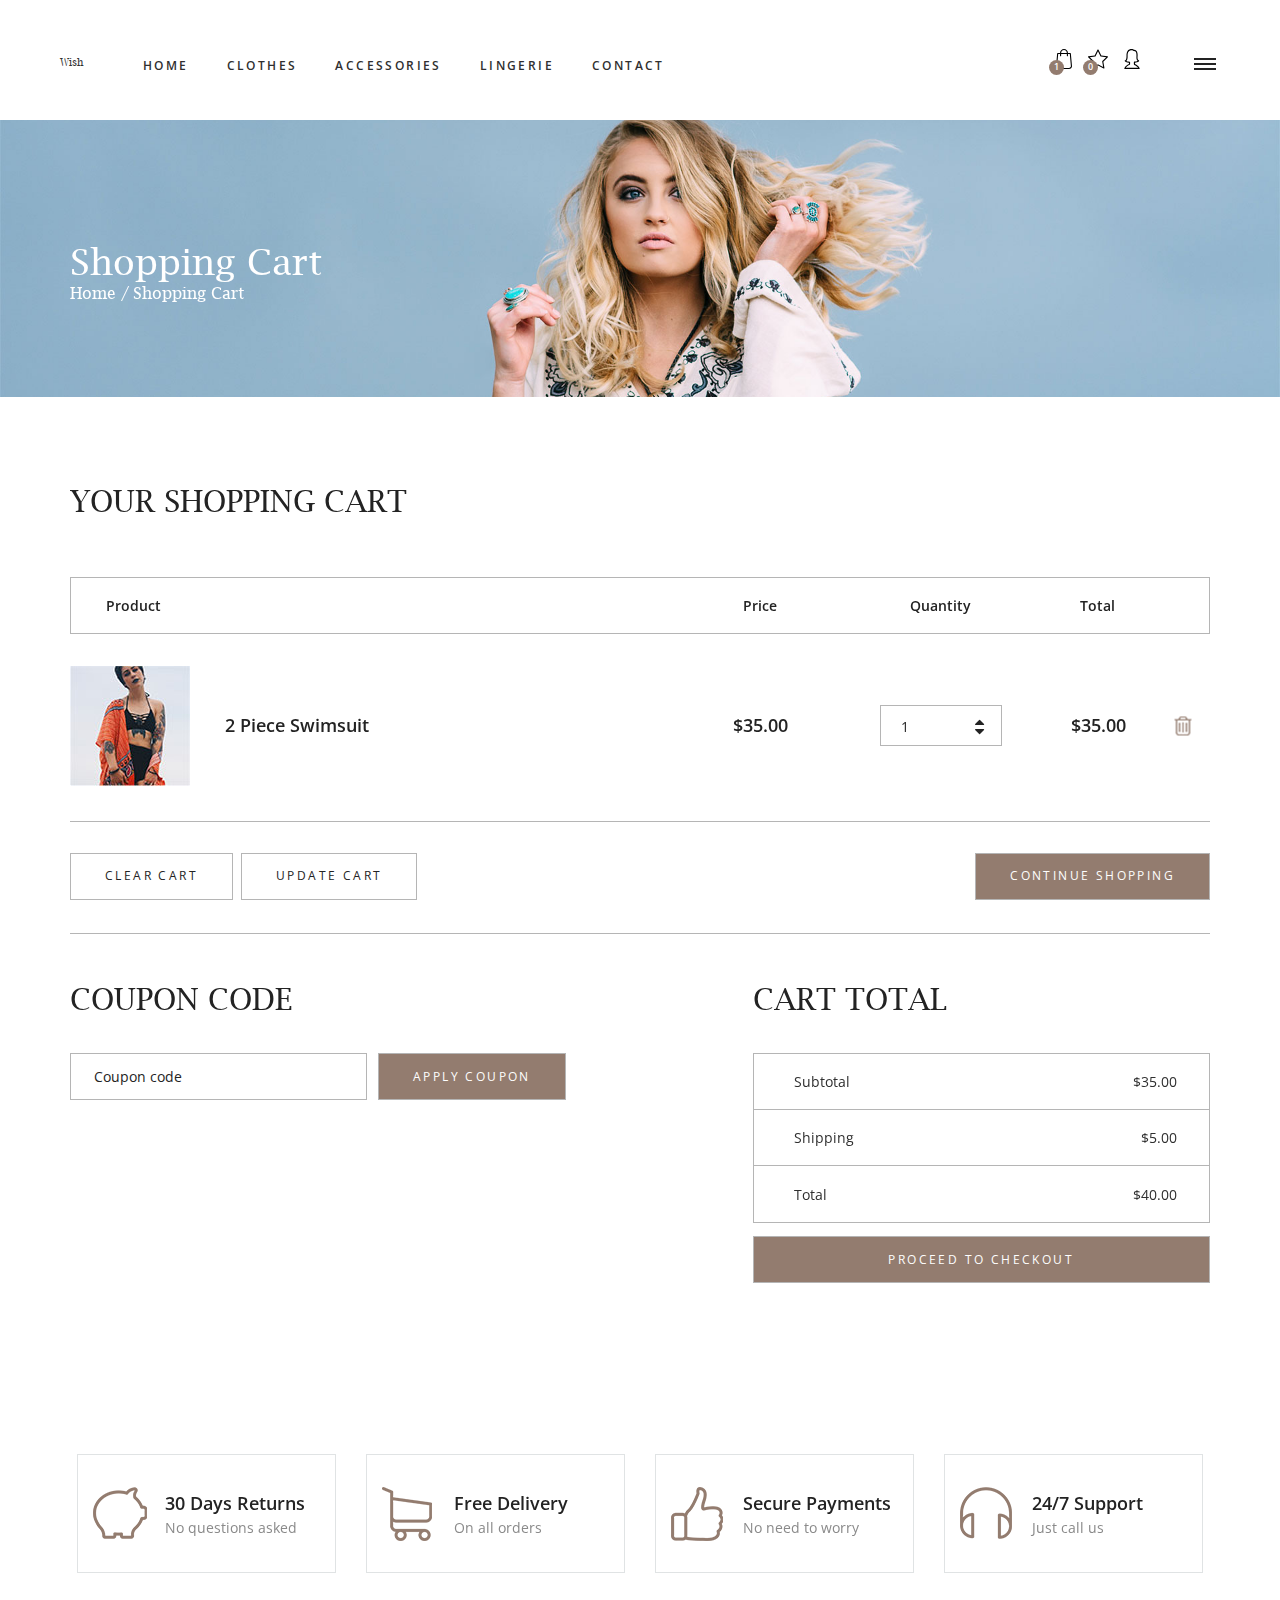
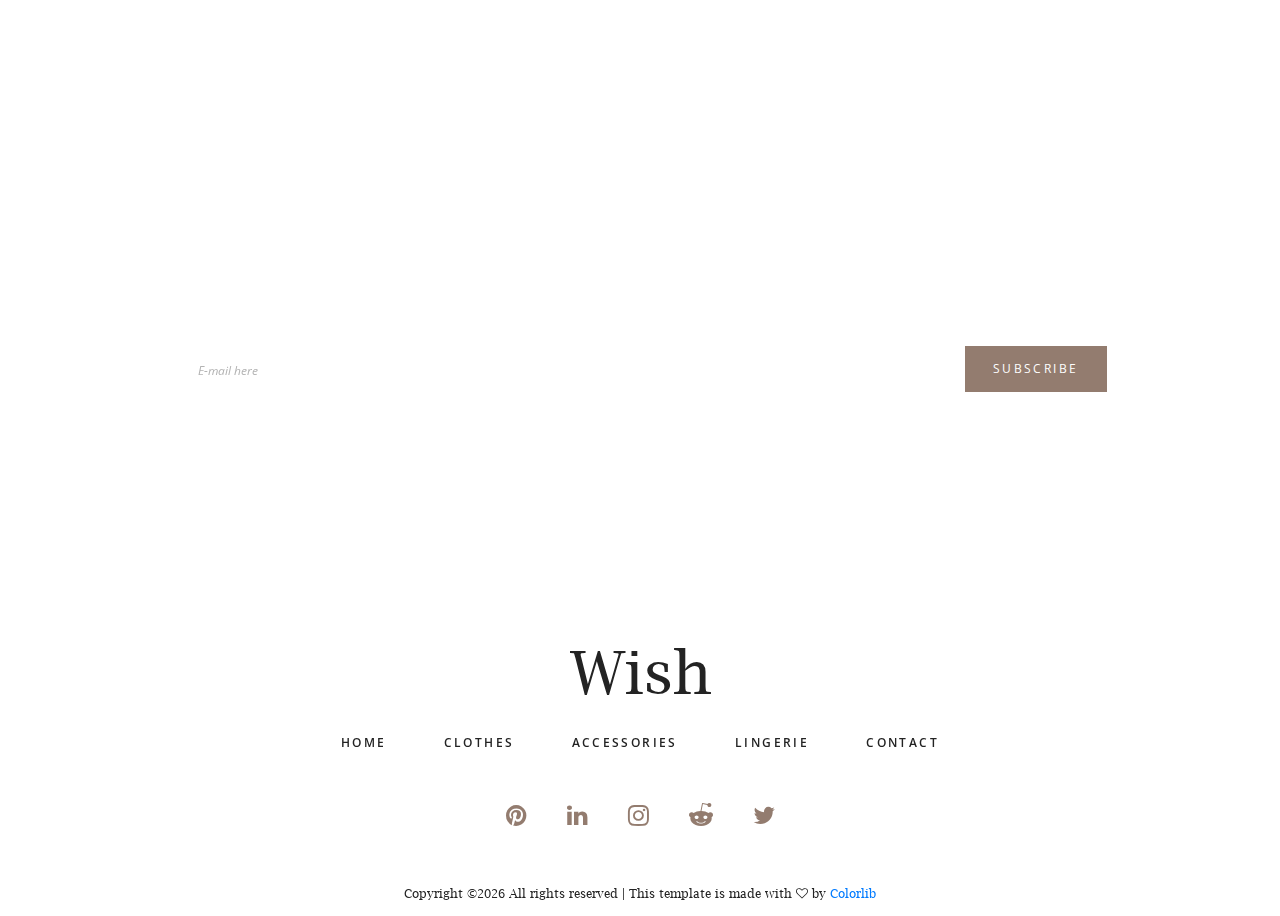
<file: cart.html>
<!DOCTYPE html>
<html lang="en">
<head>
<title>Cart</title>
<meta charset="utf-8">
<meta http-equiv="X-UA-Compatible" content="IE=edge">
<meta name="description" content="Wish shop project">
<meta name="viewport" content="width=device-width, initial-scale=1">
<link rel="stylesheet" type="text/css" href="styles/bootstrap4/bootstrap.min.css">
<link href="plugins/font-awesome-4.7.0/css/font-awesome.min.css" rel="stylesheet" type="text/css">
<link rel="stylesheet" type="text/css" href="styles/cart.css">
<link rel="stylesheet" type="text/css" href="styles/cart_responsive.css">
</head>
<body>

<div class="super_container">
	
	<!-- Header -->

	<header class="header">
		<div class="header_inner d-flex flex-row align-items-center justify-content-start">
			<div class="logo"><a href="#">Wish</a></div>
			<nav class="main_nav">
				<ul>
					<li><a href="index.html">home</a></li>
					<li><a href="categories.html">clothes</a></li>
					<li><a href="categories.html">accessories</a></li>
					<li><a href="categories.html">lingerie</a></li>
					<li><a href="contact.html">contact</a></li>
				</ul>
			</nav>
			<div class="header_content ml-auto">
				<div class="search header_search">
					<form action="#">
						<input type="search" class="search_input" required="required">
						<button type="submit" id="search_button" class="search_button"><img src="images/magnifying-glass.svg" alt=""></button>
					</form>
				</div>
				<div class="shopping">
					<!-- Cart -->
					<a href="#">
						<div class="cart">
							<img src="images/shopping-bag.svg" alt="">
							<div class="cart_num_container">
								<div class="cart_num_inner">
									<div class="cart_num">1</div>
								</div>
							</div>
						</div>
					</a>
					<!-- Star -->
					<a href="#">
						<div class="star">
							<img src="images/star.svg" alt="">
							<div class="star_num_container">
								<div class="star_num_inner">
									<div class="star_num">0</div>
								</div>
							</div>
						</div>
					</a>
					<!-- Avatar -->
					<a href="#">
						<div class="avatar">
							<img src="images/avatar.svg" alt="">
						</div>
					</a>
				</div>
			</div>

			<div class="burger_container d-flex flex-column align-items-center justify-content-around menu_mm"><div></div><div></div><div></div></div>
		</div>
	</header>

	<!-- Menu -->

	<div class="menu d-flex flex-column align-items-end justify-content-start text-right menu_mm trans_400">
		<div class="menu_close_container"><div class="menu_close"><div></div><div></div></div></div>
		<div class="logo menu_mm"><a href="#">Wish</a></div>
		<div class="search">
			<form action="#">
				<input type="search" class="search_input menu_mm" required="required">
				<button type="submit" id="search_button_menu" class="search_button menu_mm"><img class="menu_mm" src="images/magnifying-glass.svg" alt=""></button>
			</form>
		</div>
		<nav class="menu_nav">
			<ul class="menu_mm">
				<li class="menu_mm"><a href="index.html">home</a></li>
				<li class="menu_mm"><a href="#">clothes</a></li>
				<li class="menu_mm"><a href="#">accessories</a></li>
				<li class="menu_mm"><a href="#">lingerie</a></li>
				<li class="menu_mm"><a href="#">contact</a></li>
			</ul>
		</nav>
	</div>

	<!-- Home -->

	<div class="home">
		<div class="home_background parallax-window" data-parallax="scroll" data-image-src="images/cart.jpg" data-speed="0.8"></div>
		<div class="container">
			<div class="row">
				<div class="col">
					<div class="home_container">
						<div class="home_content">
							<div class="home_title">Shopping Cart</div>
							<div class="breadcrumbs">
								<ul>
									<li><a href="index.html">Home</a></li>
									<li>Shopping Cart</li>
								</ul>
							</div>
						</div>
					</div>
				</div>
			</div>
		</div>
	</div>

	<!-- Cart -->

	<div class="cart_container">
		<div class="container">
			<div class="row">
				<div class="col">
					<div class="cart_title">your shopping cart</div>
				</div>
			</div>
			<div class="row">
				<div class="col">
					<div class="cart_bar d-flex flex-row align-items-center justify-content-start">
						<div class="cart_bar_title_name">Product</div>
						<div class="cart_bar_title_content ml-auto">
							<div class="cart_bar_title_content_inner d-flex flex-row align-items-center justify-content-end">
								<div class="cart_bar_title_price">Price</div>
								<div class="cart_bar_title_quantity">Quantity</div>
								<div class="cart_bar_title_total">Total</div>
								<div class="cart_bar_title_button"></div>
							</div>
						</div>
					</div>
				</div>
			</div>
			<div class="row">
				<div class="col">
					<div class="cart_products">
						<ul>
							<li class=" cart_product d-flex flex-md-row flex-column align-items-md-center align-items-start justify-content-start">
								<!-- Product Image -->
								<div class="cart_product_image"><img src="images/cart_product_1.jpg" alt=""></div>
								<!-- Product Name -->
								<div class="cart_product_name"><a href="product.html">2 Piece Swimsuit</a></div>
								<div class="cart_product_info ml-auto">
									<div class="cart_product_info_inner d-flex flex-row align-items-center justify-content-md-end justify-content-start">
										<!-- Product Price -->
										<div class="cart_product_price">$35.00</div>
										<!-- Product Quantity -->
										<div class="product_quantity_container">
											<div class="product_quantity clearfix">
												<input id="quantity_input" type="text" pattern="[0-9]*" value="1">
												<div class="quantity_buttons">
													<div id="quantity_inc_button" class="quantity_inc quantity_control"><i class="fa fa-caret-up" aria-hidden="true"></i></div>
													<div id="quantity_dec_button" class="quantity_dec quantity_control"><i class="fa fa-caret-down" aria-hidden="true"></i></div>
												</div>
											</div>
										</div>
										<!-- Products Total Price -->
										<div class="cart_product_total">$35.00</div>
										<!-- Product Cart Trash Button -->
										<div class="cart_product_button">
											<button class="cart_product_remove"><img src="images/trash.png" alt=""></button>
										</div>
									</div>
								</div>
							</li>
						</ul>
					</div>
				</div>
			</div>
			<div class="row">
				<div class="col">
					<div class="cart_control_bar d-flex flex-md-row flex-column align-items-start justify-content-start">
						<button class="button_clear cart_button">clear cart</button>
						<button class="button_update cart_button">update cart</button>
						<button class="button_update cart_button_2 ml-md-auto">continue shopping</button>
					</div>
				</div>
			</div>
			<div class="row cart_extra">
				<!-- Cart Coupon -->
				<div class="col-lg-6">
					<div class="cart_coupon">
						<div class="cart_title">coupon code</div>
						<form action="#" class="cart_coupon_form d-flex flex-row align-items-start justify-content-start" id="cart_coupon_form">
							<input type="text" class="cart_coupon_input" placeholder="Coupon code" required="required">
							<button class="button_clear cart_button_2">apply coupon</button>
						</form>
					</div>
				</div>
				<!-- Cart Total -->
				<div class="col-lg-5 offset-lg-1">
					<div class="cart_total">
						<div class="cart_title">cart total</div>
						<ul>
							<li class="d-flex flex-row align-items-center justify-content-start">
								<div class="cart_total_title">Subtotal</div>
								<div class="cart_total_price ml-auto">$35.00</div>
							</li>
							<li class="d-flex flex-row align-items-center justify-content-start">
								<div class="cart_total_title">Shipping</div>
								<div class="cart_total_price ml-auto">$5.00</div>
							</li>
							<li class="d-flex flex-row align-items-center justify-content-start">
								<div class="cart_total_title">Total</div>
								<div class="cart_total_price ml-auto">$40.00</div>
							</li>
						</ul>
						<button class="cart_total_button">proceed to checkout</button>
					</div>
				</div>
			</div>
		</div>
	</div>

	<!-- Newsletter -->

	<div class="newsletter">
		<div class="newsletter_content">
			<div class="newsletter_image parallax-window" data-parallax="scroll" data-image-src="images/cart_nl.jpg" data-speed="0.8"></div>
			<div class="container">
				<div class="row options">

					<!-- Options Item -->
					<div class="col-lg-3">
						<div class="options_item d-flex flex-row align-items-center justify-content-start">
							<div class="option_image"><img src="images/option_1.png" alt=""></div>
							<div class="option_content">
								<div class="option_title">30 Days Returns</div>
								<div class="option_subtitle">No questions asked</div>
							</div>
						</div>
					</div>

					<!-- Options Item -->
					<div class="col-lg-3">
						<div class="options_item d-flex flex-row align-items-center justify-content-start">
							<div class="option_image"><img src="images/option_2.png" alt=""></div>
							<div class="option_content">
								<div class="option_title">Free Delivery</div>
								<div class="option_subtitle">On all orders</div>
							</div>
						</div>
					</div>

					<!-- Options Item -->
					<div class="col-lg-3">
						<div class="options_item d-flex flex-row align-items-center justify-content-start">
							<div class="option_image"><img src="images/option_3.png" alt=""></div>
							<div class="option_content">
								<div class="option_title">Secure Payments</div>
								<div class="option_subtitle">No need to worry</div>
							</div>
						</div>
					</div>

					<!-- Options Item -->
					<div class="col-lg-3">
						<div class="options_item d-flex flex-row align-items-center justify-content-start">
							<div class="option_image"><img src="images/option_4.png" alt=""></div>
							<div class="option_content">
								<div class="option_title">24/7 Support</div>
								<div class="option_subtitle">Just call us</div>
							</div>
						</div>
					</div>

				</div>
				<div class="row newsletter_row">
					<div class="col">
						<div class="section_title_container text-center">
							<div class="section_subtitle">only the best</div>
							<div class="section_title">subscribe for a 20% discount</div>
						</div>
					</div>
				</div>
				<div class="row newsletter_container">
					<div class="col-lg-10 offset-lg-1">
						<div class="newsletter_form_container">
							<form action="#">
								<input type="email" class="newsletter_input" required="required" placeholder="E-mail here">
								<button type="submit" class="newsletter_button">subscribe</button>
							</form>
						</div>
						<div class="newsletter_text">Integer ut imperdiet erat. Quisque ultricies lectus tellus, eu tristique magna pharetra nec. Fusce vel lorem libero. Integer ex mi, facilisis sed nisi ut, vestib ulum ultrices nulla. Aliquam egestas tempor leo.</div>
					</div>
				</div>
			</div>
		</div>
	</div>

	<!-- Footer -->

	<footer class="footer">
		<div class="container">
			<div class="row">
				<div class="col text-center">
					<div class="footer_logo"><a href="#">Wish</a></div>
					<nav class="footer_nav">
						<ul>
							<li><a href="index.html">home</a></li>
							<li><a href="categories.html">clothes</a></li>
							<li><a href="categories.html">accessories</a></li>
							<li><a href="categories.html">lingerie</a></li>
							<li><a href="contact.html">contact</a></li>
						</ul>
					</nav>
					<div class="footer_social">
						<ul>
							<li><a href="#"><i class="fa fa-pinterest" aria-hidden="true"></i></a></li>
							<li><a href="#"><i class="fa fa-linkedin" aria-hidden="true"></i></a></li>
							<li><a href="#"><i class="fa fa-instagram" aria-hidden="true"></i></a></li>
							<li><a href="#"><i class="fa fa-reddit-alien" aria-hidden="true"></i></a></li>
							<li><a href="#"><i class="fa fa-twitter" aria-hidden="true"></i></a></li>
						</ul>
					</div>
					<div class="copyright"><!-- Link back to Colorlib can't be removed. Template is licensed under CC BY 3.0. -->
Copyright &copy;<script>document.write(new Date().getFullYear());</script> All rights reserved | This template is made with <i class="fa fa-heart-o" aria-hidden="true"></i> by <a href="https://colorlib.com" target="_blank">Colorlib</a>
<!-- Link back to Colorlib can't be removed. Template is licensed under CC BY 3.0. --></div>
				</div>
			</div>
		</div>
	</footer>
</div>

<script src="js/jquery-3.2.1.min.js"></script>
<script src="styles/bootstrap4/popper.js"></script>
<script src="styles/bootstrap4/bootstrap.min.js"></script>
<script src="plugins/easing/easing.js"></script>
<script src="plugins/parallax-js-master/parallax.min.js"></script>
<script src="js/cart_custom.js"></script>
</body>
</html>
</file>
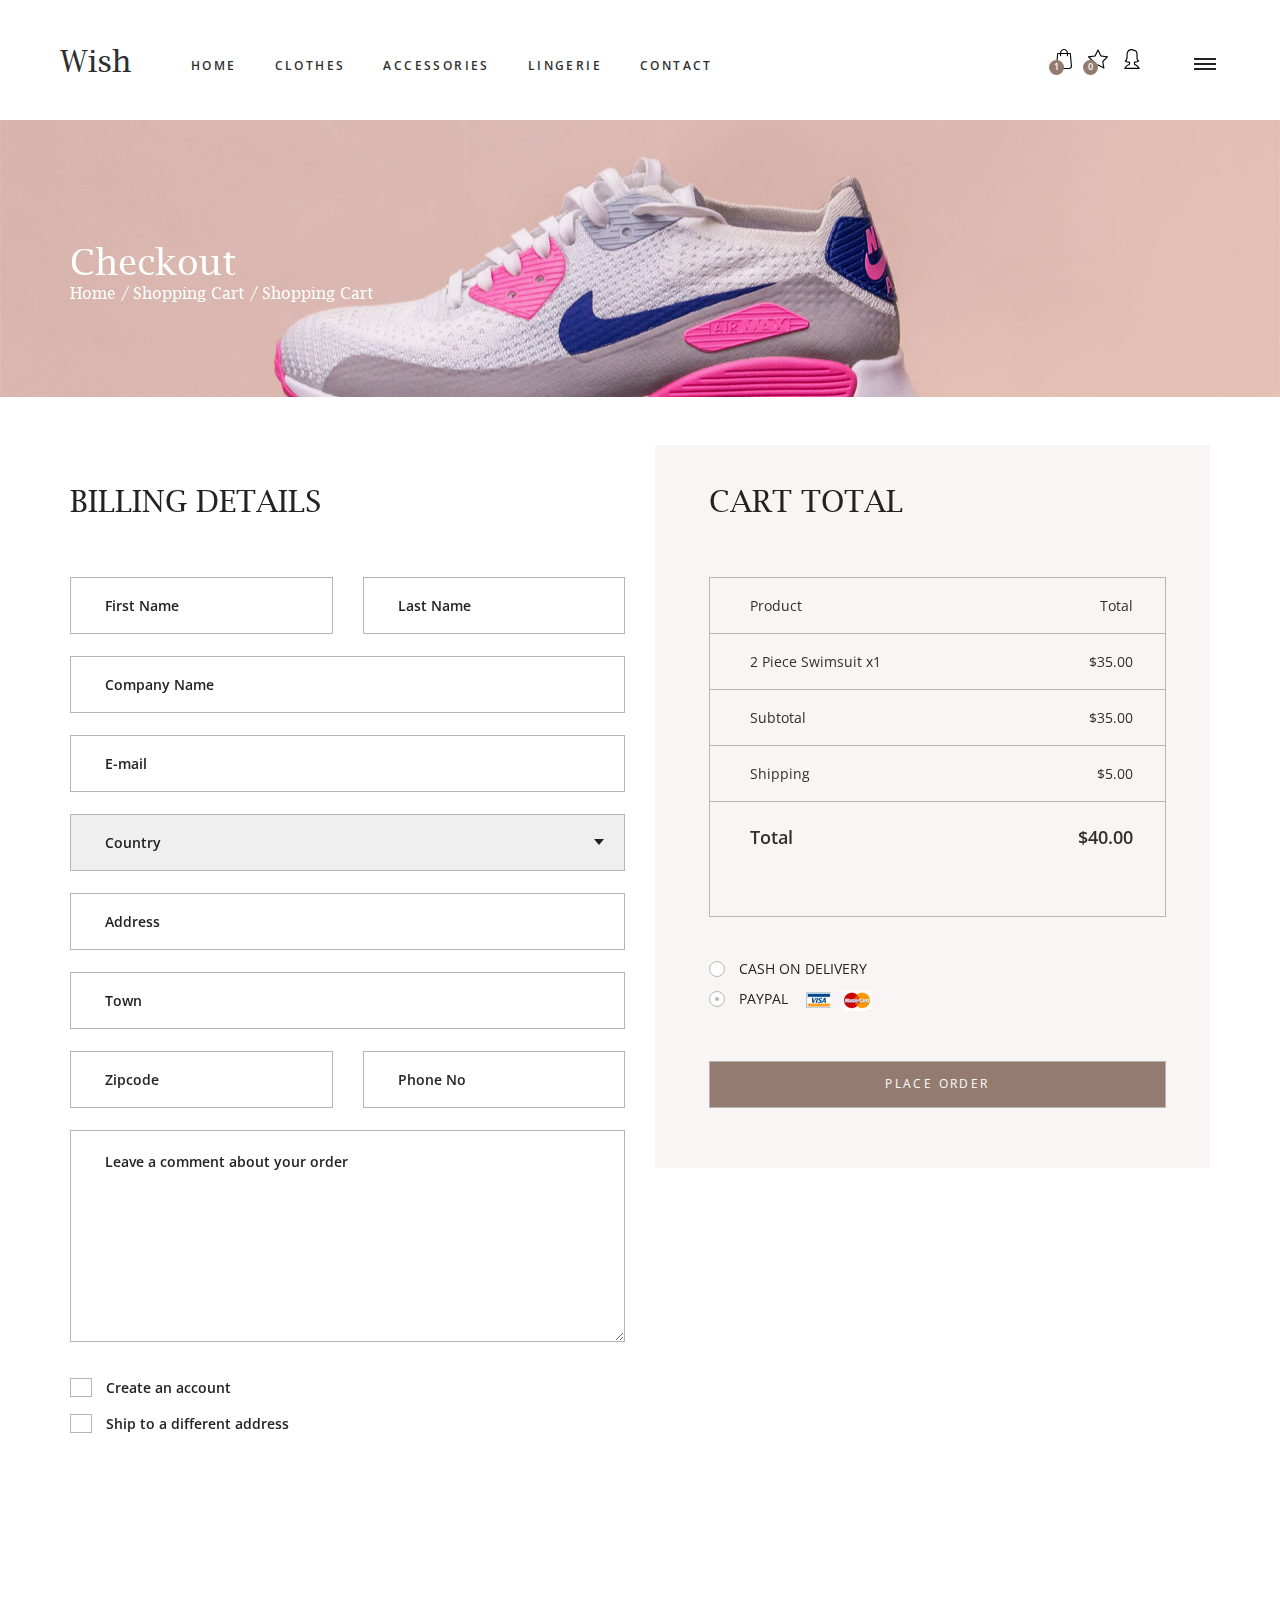
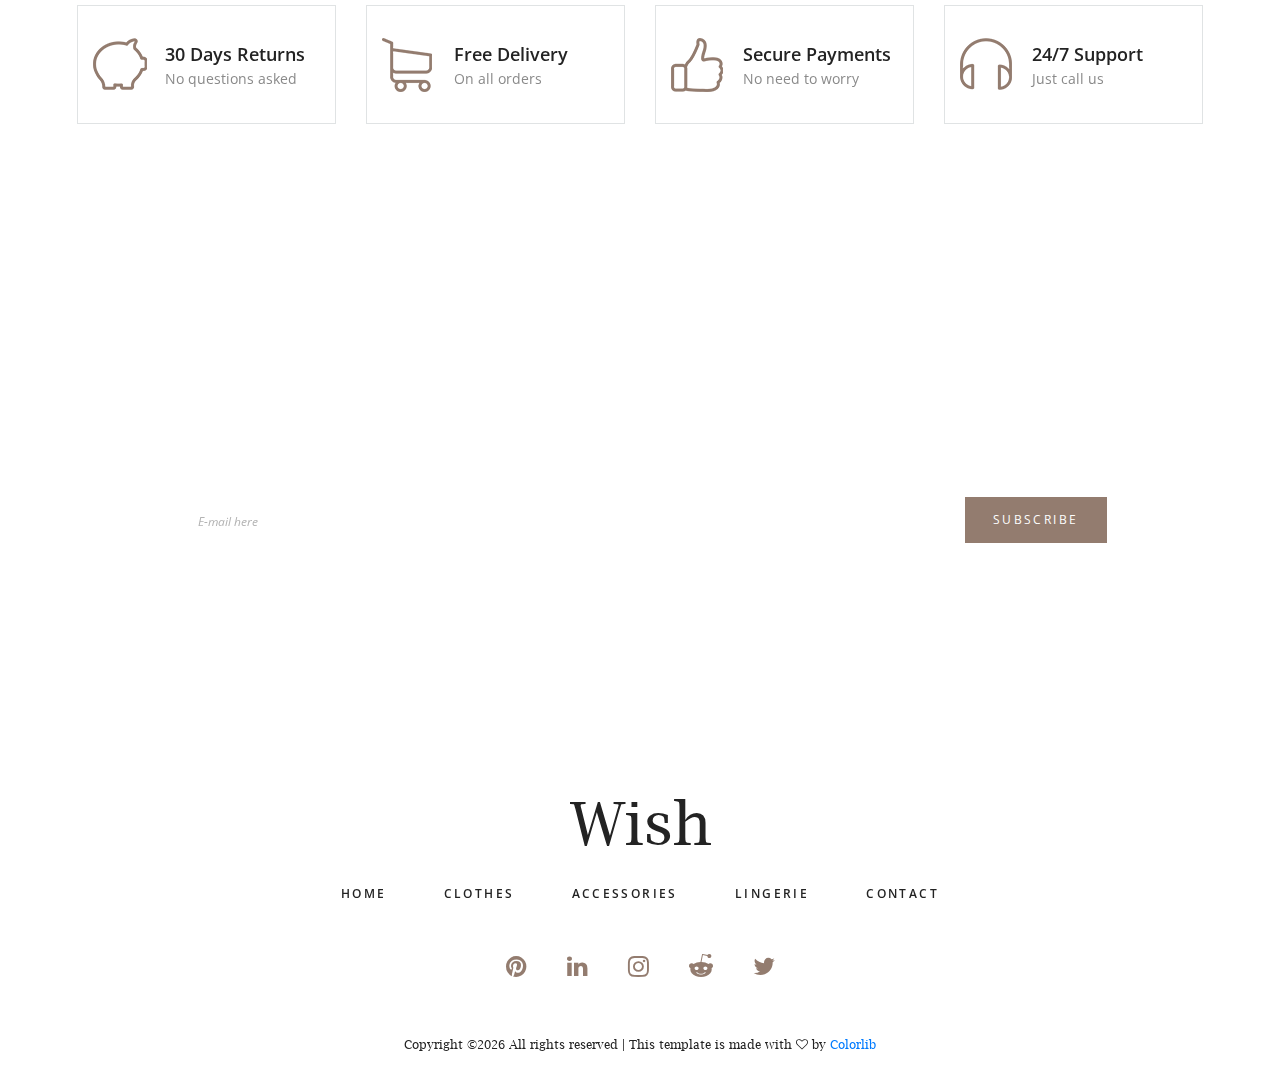
<file: checkout.html>
<!DOCTYPE html>
<html lang="en">
<head>
<title>Checkout</title>
<meta charset="utf-8">
<meta http-equiv="X-UA-Compatible" content="IE=edge">
<meta name="description" content="Wish shop project">
<meta name="viewport" content="width=device-width, initial-scale=1">
<link rel="stylesheet" type="text/css" href="styles/bootstrap4/bootstrap.min.css">
<link href="plugins/font-awesome-4.7.0/css/font-awesome.min.css" rel="stylesheet" type="text/css">
<link rel="stylesheet" type="text/css" href="styles/checkout.css">
<link rel="stylesheet" type="text/css" href="styles/checkout_responsive.css">
</head>
<body>

<div class="super_container">
	
	<!-- Header -->

	<header class="header">
		<div class="header_inner d-flex flex-row align-items-center justify-content-start">
			<div class="logo"><a href="#">Wish</a></div>
			<nav class="main_nav">
				<ul>
					<li><a href="index.html">home</a></li>
					<li><a href="categories.html">clothes</a></li>
					<li><a href="categories.html">accessories</a></li>
					<li><a href="categories.html">lingerie</a></li>
					<li><a href="contact.html">contact</a></li>
				</ul>
			</nav>
			<div class="header_content ml-auto">
				<div class="search header_search">
					<form action="#">
						<input type="search" class="search_input" required="required">
						<button type="submit" id="search_button" class="search_button"><img src="images/magnifying-glass.svg" alt=""></button>
					</form>
				</div>
				<div class="shopping">
					<!-- Cart -->
					<a href="#">
						<div class="cart">
							<img src="images/shopping-bag.svg" alt="">
							<div class="cart_num_container">
								<div class="cart_num_inner">
									<div class="cart_num">1</div>
								</div>
							</div>
						</div>
					</a>
					<!-- Star -->
					<a href="#">
						<div class="star">
							<img src="images/star.svg" alt="">
							<div class="star_num_container">
								<div class="star_num_inner">
									<div class="star_num">0</div>
								</div>
							</div>
						</div>
					</a>
					<!-- Avatar -->
					<a href="#">
						<div class="avatar">
							<img src="images/avatar.svg" alt="">
						</div>
					</a>
				</div>
			</div>

			<div class="burger_container d-flex flex-column align-items-center justify-content-around menu_mm"><div></div><div></div><div></div></div>
		</div>
	</header>

	<!-- Menu -->

	<div class="menu d-flex flex-column align-items-end justify-content-start text-right menu_mm trans_400">
		<div class="menu_close_container"><div class="menu_close"><div></div><div></div></div></div>
		<div class="logo menu_mm"><a href="#">Wish</a></div>
		<div class="search">
			<form action="#">
				<input type="search" class="search_input menu_mm" required="required">
				<button type="submit" id="search_button_menu" class="search_button menu_mm"><img class="menu_mm" src="images/magnifying-glass.svg" alt=""></button>
			</form>
		</div>
		<nav class="menu_nav">
			<ul class="menu_mm">
				<li class="menu_mm"><a href="index.html">home</a></li>
				<li class="menu_mm"><a href="#">clothes</a></li>
				<li class="menu_mm"><a href="#">accessories</a></li>
				<li class="menu_mm"><a href="#">lingerie</a></li>
				<li class="menu_mm"><a href="#">contact</a></li>
			</ul>
		</nav>
	</div>

	<!-- Home -->

	<div class="home">
		<div class="home_background parallax-window" data-parallax="scroll" data-image-src="images/categories.jpg" data-speed="0.8"></div>
		<div class="container">
			<div class="row">
				<div class="col">
					<div class="home_container">
						<div class="home_content">
							<div class="home_title">Checkout</div>
							<div class="breadcrumbs">
								<ul>
									<li><a href="index.html">Home</a></li>
									<li><a href="index.html">Shopping Cart</a></li>
									<li>Shopping Cart</li>
								</ul>
							</div>
						</div>
					</div>
				</div>
			</div>
		</div>
	</div>

	<!-- Checkout -->

	<div class="checkout">
		<div class="container">
			<div class="row">

				<!-- Billing Details -->
				<div class="col-lg-6">
					<div class="billing">
						<div class="checkout_title">billing details</div>
						<div class="checkout_form_container">
							<form action="#" id="checkout_form">
								<div class="d-flex flex-lg-row flex-column align-items-start justify-content-between">
									<input type="text" class="checkout_input checkout_input_50" placeholder="First Name" required="required">
									<input type="text" class="checkout_input checkout_input_50" placeholder="Last Name" required="required">
								</div>
								<input type="text" class="checkout_input" placeholder="Company Name">
								<input type="text" class="checkout_input" placeholder="E-mail" required="required">
								<select name="country" id="country" class="country_select checkout_input">
									<option>Country</option>
									<option>Country</option>
									<option>Country</option>
								</select>
								<input type="text" class="checkout_input" placeholder="Address" required="required">
								<input type="text" class="checkout_input" placeholder="Town" required="required">
								<div class="d-flex flex-lg-row flex-column align-items-start justify-content-between">
									<input type="text" class="checkout_input checkout_input_50" placeholder="Zipcode" required="required">
									<input type="text" class="checkout_input checkout_input_50" placeholder="Phone No" required="required">
								</div>
								<textarea name="checkout_comment" id="checkout_comment" class="checkout_comment" placeholder="Leave a comment about your order"></textarea>
								<div class="billing_options">
									<div class="billing_account">
										<input type="checkbox" id="checkbox_account" name="regular_checkbox" class="regular_checkbox checkbox_account">
										<label for="checkbox_account"><img src="images/checked.png" alt=""></label>
										<span>Create an account</span>
									</div>
									<div class="billing_shipping">
										<input type="checkbox" id="checkbox_shipping" name="regular_checkbox" class="regular_checkbox checkbox_shipping">
										<label for="checkbox_shipping"><img src="images/checked.png" alt=""></label>
										<span>Ship to a different address</span>
									</div>
								</div>
							</form>
						</div>
					</div>
				</div>

				<!-- Cart Details -->
				<div class="col-lg-6">
					<div class="cart_details">
						<div class="checkout_title">cart total</div>
						<div class="cart_total">
							<ul>
								<li class="d-flex flex-row align-items-center justify-content-start">
									<div class="cart_total_title">Product</div>
									<div class="cart_total_price ml-auto">Total</div>
								</li>
								<li class="d-flex flex-row align-items-center justify-content-start">
									<div class="cart_total_title">2 Piece Swimsuit x1</div>
									<div class="cart_total_price ml-auto">$35.00</div>
								</li>
								<li class="d-flex flex-row align-items-center justify-content-start">
									<div class="cart_total_title">Subtotal</div>
									<div class="cart_total_price ml-auto">$35.00</div>
								</li>
								<li class="d-flex flex-row align-items-center justify-content-start">
									<div class="cart_total_title">Shipping</div>
									<div class="cart_total_price ml-auto">$5.00</div>
								</li>
								<li class="d-flex flex-row align-items-start justify-content-start total_row">
									<div class="cart_total_title">Total</div>
									<div class="cart_total_price ml-auto">$40.00</div>
								</li>
							</ul>
						</div>
						<div class="payment_options">
							<div>
								<input type="radio" id="radio_payment_1" name="regular_radio" class="regular_radio">
								<label for="radio_payment_1">cash on delivery</label>
							</div>
							<div>
								<input type="radio" id="radio_payment_2" name="regular_radio" class="regular_radio" checked>
								<label for="radio_payment_2">paypal</label>
								<div class="visa payment_option"><a href="#"><img src="images/visa.jpg" alt=""></a></div>
								<div class="master payment_option"><a href="#"><img src="images/master.jpg" alt=""></a></div>
							</div>
							<button class="cart_total_button">place order</button>
						</div>
					</div>
				</div>
			</div>
		</div>
	</div>

	<!-- Newsletter -->

	<div class="newsletter">
		<div class="newsletter_content">
			<div class="newsletter_image parallax-window" data-parallax="scroll" data-image-src="images/cart_nl.jpg" data-speed="0.8"></div>
			<div class="container">
				<div class="row options">

					<!-- Options Item -->
					<div class="col-lg-3">
						<div class="options_item d-flex flex-row align-items-center justify-content-start">
							<div class="option_image"><img src="images/option_1.png" alt=""></div>
							<div class="option_content">
								<div class="option_title">30 Days Returns</div>
								<div class="option_subtitle">No questions asked</div>
							</div>
						</div>
					</div>

					<!-- Options Item -->
					<div class="col-lg-3">
						<div class="options_item d-flex flex-row align-items-center justify-content-start">
							<div class="option_image"><img src="images/option_2.png" alt=""></div>
							<div class="option_content">
								<div class="option_title">Free Delivery</div>
								<div class="option_subtitle">On all orders</div>
							</div>
						</div>
					</div>

					<!-- Options Item -->
					<div class="col-lg-3">
						<div class="options_item d-flex flex-row align-items-center justify-content-start">
							<div class="option_image"><img src="images/option_3.png" alt=""></div>
							<div class="option_content">
								<div class="option_title">Secure Payments</div>
								<div class="option_subtitle">No need to worry</div>
							</div>
						</div>
					</div>

					<!-- Options Item -->
					<div class="col-lg-3">
						<div class="options_item d-flex flex-row align-items-center justify-content-start">
							<div class="option_image"><img src="images/option_4.png" alt=""></div>
							<div class="option_content">
								<div class="option_title">24/7 Support</div>
								<div class="option_subtitle">Just call us</div>
							</div>
						</div>
					</div>

				</div>
				<div class="row newsletter_row">
					<div class="col">
						<div class="section_title_container text-center">
							<div class="section_subtitle">only the best</div>
							<div class="section_title">subscribe for a 20% discount</div>
						</div>
					</div>
				</div>
				<div class="row newsletter_container">
					<div class="col-lg-10 offset-lg-1">
						<div class="newsletter_form_container">
							<form action="#">
								<input type="email" class="newsletter_input" required="required" placeholder="E-mail here">
								<button type="submit" class="newsletter_button">subscribe</button>
							</form>
						</div>
						<div class="newsletter_text">Integer ut imperdiet erat. Quisque ultricies lectus tellus, eu tristique magna pharetra nec. Fusce vel lorem libero. Integer ex mi, facilisis sed nisi ut, vestib ulum ultrices nulla. Aliquam egestas tempor leo.</div>
					</div>
				</div>
			</div>
		</div>
	</div>

	<!-- Footer -->

	<footer class="footer">
		<div class="container">
			<div class="row">
				<div class="col text-center">
					<div class="footer_logo"><a href="#">Wish</a></div>
					<nav class="footer_nav">
						<ul>
							<li><a href="index.html">home</a></li>
							<li><a href="categories.html">clothes</a></li>
							<li><a href="categories.html">accessories</a></li>
							<li><a href="categories.html">lingerie</a></li>
							<li><a href="contact.html">contact</a></li>
						</ul>
					</nav>
					<div class="footer_social">
						<ul>
							<li><a href="#"><i class="fa fa-pinterest" aria-hidden="true"></i></a></li>
							<li><a href="#"><i class="fa fa-linkedin" aria-hidden="true"></i></a></li>
							<li><a href="#"><i class="fa fa-instagram" aria-hidden="true"></i></a></li>
							<li><a href="#"><i class="fa fa-reddit-alien" aria-hidden="true"></i></a></li>
							<li><a href="#"><i class="fa fa-twitter" aria-hidden="true"></i></a></li>
						</ul>
					</div>
					<div class="copyright"><!-- Link back to Colorlib can't be removed. Template is licensed under CC BY 3.0. -->
Copyright &copy;<script>document.write(new Date().getFullYear());</script> All rights reserved | This template is made with <i class="fa fa-heart-o" aria-hidden="true"></i> by <a href="https://colorlib.com" target="_blank">Colorlib</a>
<!-- Link back to Colorlib can't be removed. Template is licensed under CC BY 3.0. --></div>
				</div>
			</div>
		</div>
	</footer>
</div>

<script src="js/jquery-3.2.1.min.js"></script>
<script src="styles/bootstrap4/popper.js"></script>
<script src="styles/bootstrap4/bootstrap.min.js"></script>
<script src="plugins/easing/easing.js"></script>
<script src="plugins/parallax-js-master/parallax.min.js"></script>
<script src="js/checkout_custom.js"></script>
</body>
</html>
</file>
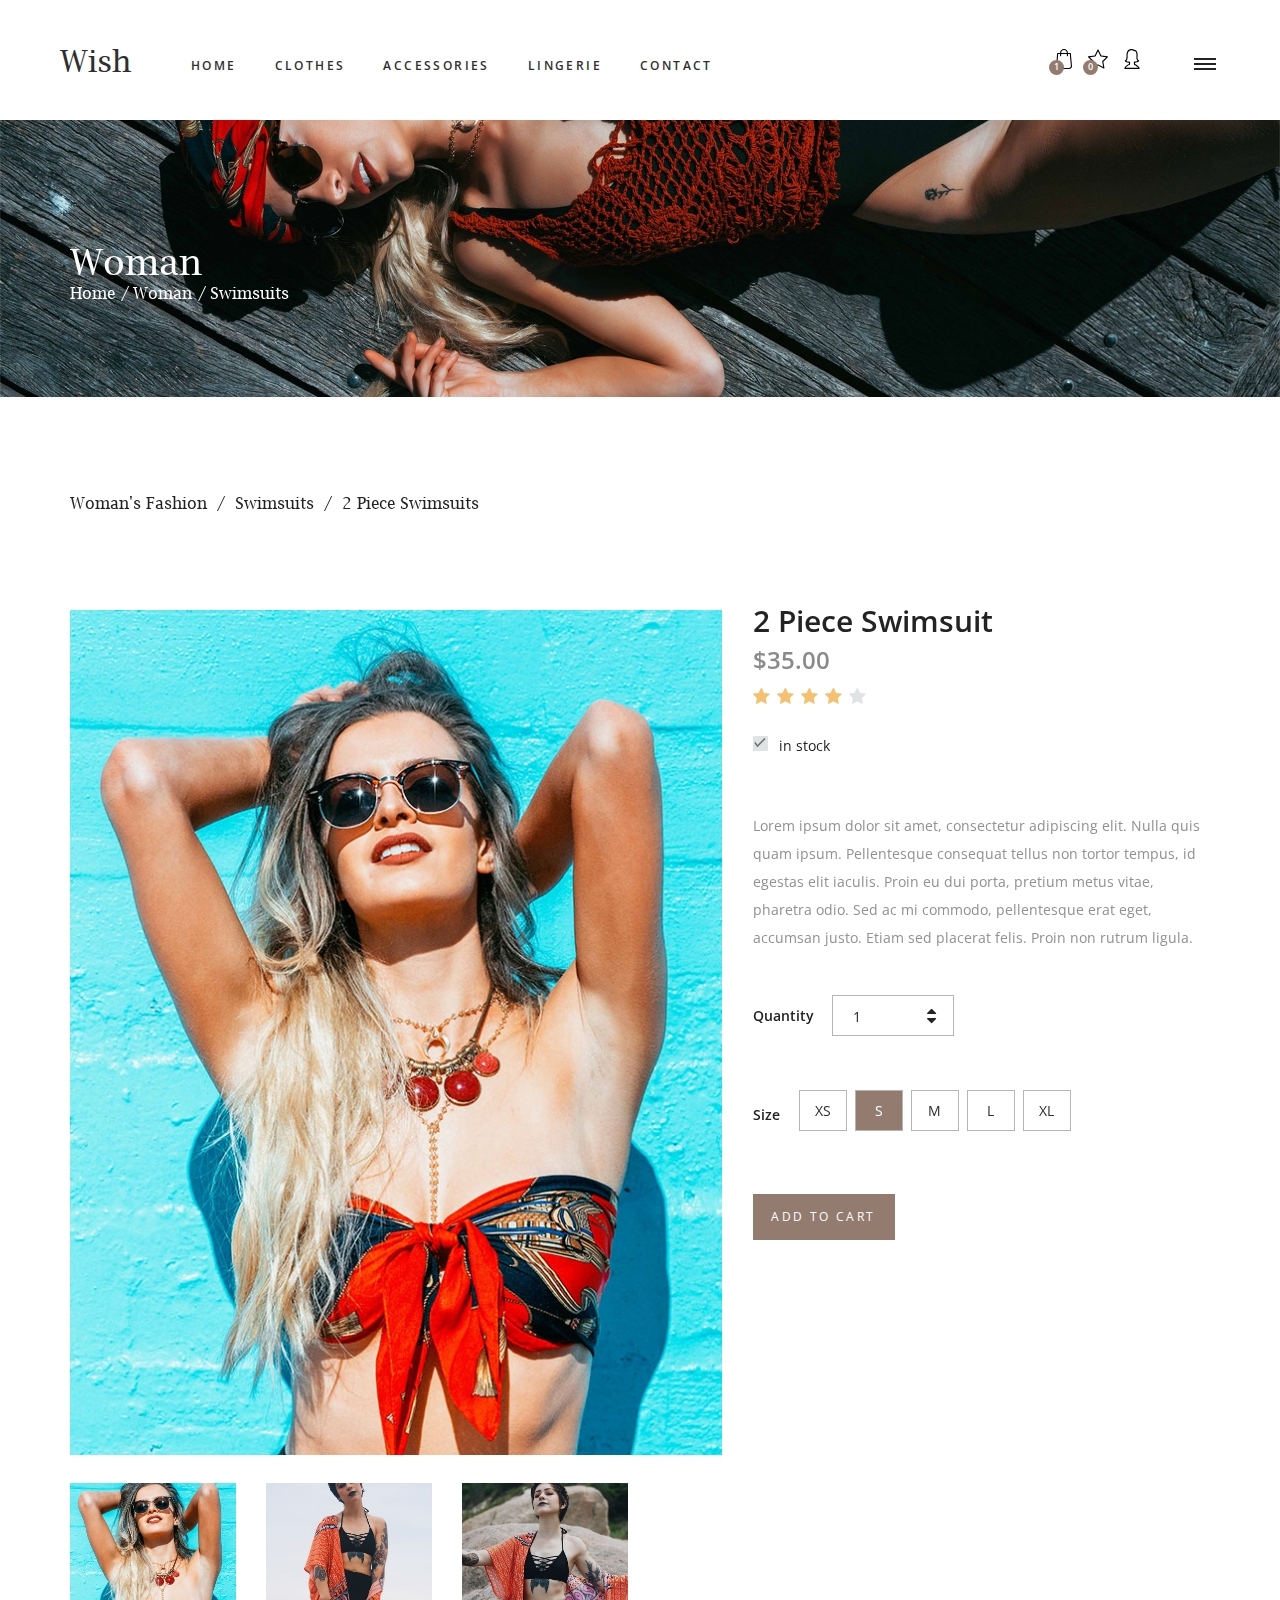
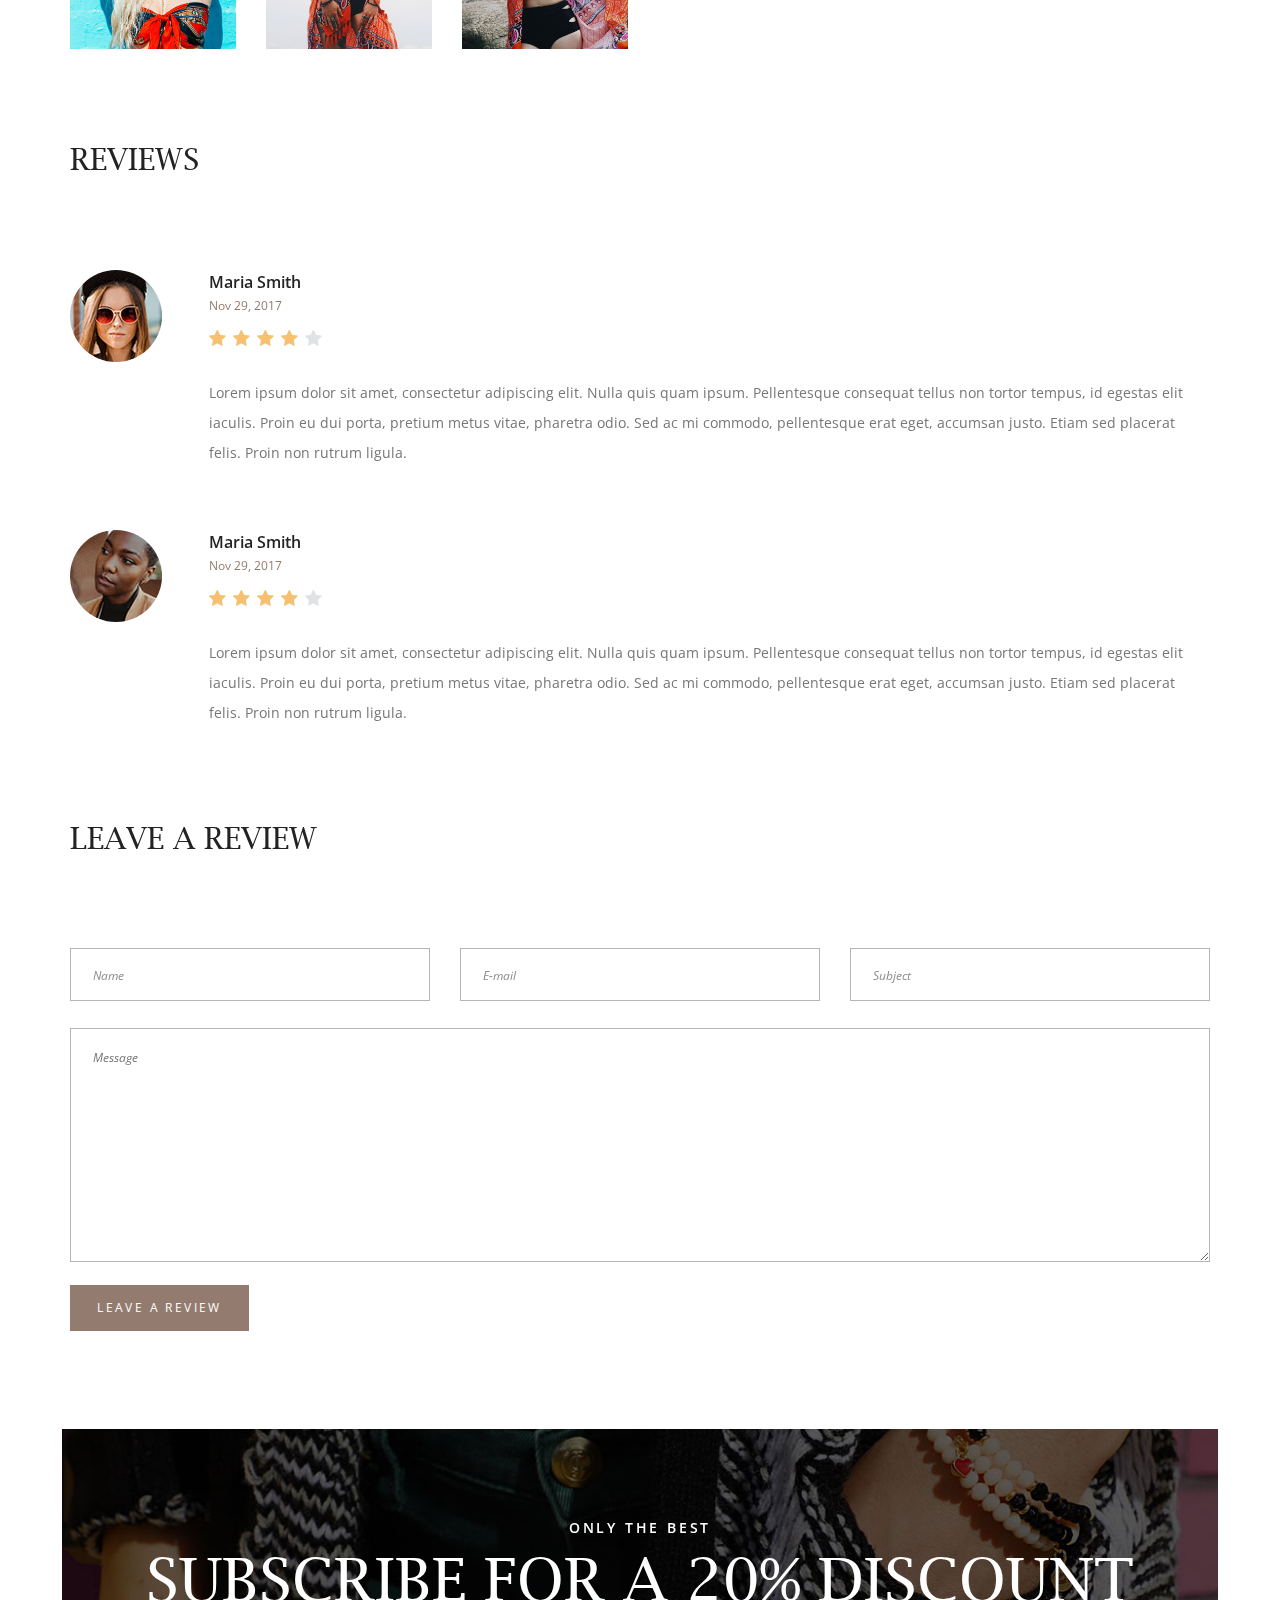
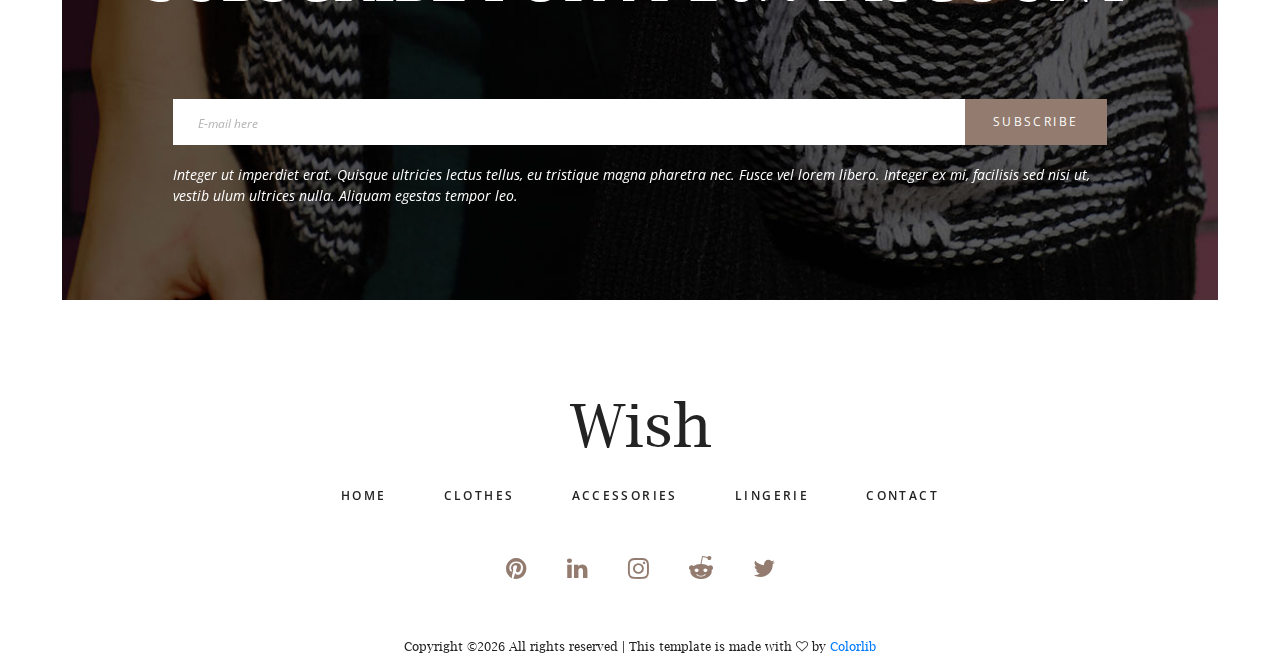
<file: product.html>
<!DOCTYPE html>
<html lang="en">
<head>
<title>Product</title>
<meta charset="utf-8">
<meta http-equiv="X-UA-Compatible" content="IE=edge">
<meta name="description" content="Wish shop project">
<meta name="viewport" content="width=device-width, initial-scale=1">
<link rel="stylesheet" type="text/css" href="styles/bootstrap4/bootstrap.min.css">
<link href="plugins/font-awesome-4.7.0/css/font-awesome.min.css" rel="stylesheet" type="text/css">
<link rel="stylesheet" type="text/css" href="styles/product.css">
<link rel="stylesheet" type="text/css" href="styles/product_responsive.css">
</head>
<body>

<div class="super_container">
	
	<!-- Header -->

	<header class="header">
		<div class="header_inner d-flex flex-row align-items-center justify-content-start">
			<div class="logo"><a href="#">Wish</a></div>
			<nav class="main_nav">
				<ul>
					<li><a href="index.html">home</a></li>
					<li><a href="categories.html">clothes</a></li>
					<li><a href="categories.html">accessories</a></li>
					<li><a href="categories.html">lingerie</a></li>
					<li><a href="contact.html">contact</a></li>
				</ul>
			</nav>
			<div class="header_content ml-auto">
				<div class="search header_search">
					<form action="#">
						<input type="search" class="search_input" required="required">
						<button type="submit" id="search_button" class="search_button"><img src="images/magnifying-glass.svg" alt=""></button>
					</form>
				</div>
				<div class="shopping">
					<!-- Cart -->
					<a href="#">
						<div class="cart">
							<img src="images/shopping-bag.svg" alt="">
							<div class="cart_num_container">
								<div class="cart_num_inner">
									<div class="cart_num">1</div>
								</div>
							</div>
						</div>
					</a>
					<!-- Star -->
					<a href="#">
						<div class="star">
							<img src="images/star.svg" alt="">
							<div class="star_num_container">
								<div class="star_num_inner">
									<div class="star_num">0</div>
								</div>
							</div>
						</div>
					</a>
					<!-- Avatar -->
					<a href="#">
						<div class="avatar">
							<img src="images/avatar.svg" alt="">
						</div>
					</a>
				</div>
			</div>

			<div class="burger_container d-flex flex-column align-items-center justify-content-around menu_mm"><div></div><div></div><div></div></div>
		</div>
	</header>

	<!-- Menu -->

	<div class="menu d-flex flex-column align-items-end justify-content-start text-right menu_mm trans_400">
		<div class="menu_close_container"><div class="menu_close"><div></div><div></div></div></div>
		<div class="logo menu_mm"><a href="#">Wish</a></div>
		<div class="search">
			<form action="#">
				<input type="search" class="search_input menu_mm" required="required">
				<button type="submit" id="search_button_menu" class="search_button menu_mm"><img class="menu_mm" src="images/magnifying-glass.svg" alt=""></button>
			</form>
		</div>
		<nav class="menu_nav">
			<ul class="menu_mm">
				<li class="menu_mm"><a href="index.html">home</a></li>
				<li class="menu_mm"><a href="#">clothes</a></li>
				<li class="menu_mm"><a href="#">accessories</a></li>
				<li class="menu_mm"><a href="#">lingerie</a></li>
				<li class="menu_mm"><a href="#">contact</a></li>
			</ul>
		</nav>
	</div>

	<!-- Home -->

	<div class="home">
		<div class="home_background parallax-window" data-parallax="scroll" data-image-src="images/product.jpg" data-speed="0.8"></div>
		<div class="container">
			<div class="row">
				<div class="col">
					<div class="home_container">
						<div class="home_content">
							<div class="home_title">Woman</div>
							<div class="breadcrumbs">
								<ul>
									<li><a href="index.html">Home</a></li>
									<li>Woman</li>
									<li>Swimsuits</li>
								</ul>
							</div>
						</div>
					</div>
				</div>
			</div>
		</div>
	</div>

	<!-- Product -->

	<div class="product">
		<div class="container">
			<div class="row">
				<div class="col">
					<div class="current_page">
						<ul>
							<li><a href="categories.html">Woman's Fashion</a></li>
							<li><a href="categories.html">Swimsuits</a></li>
							<li>2 Piece Swimsuits</li>
						</ul>
					</div>
				</div>
			</div>
			<div class="row product_row">

				<!-- Product Image -->
				<div class="col-lg-7">
					<div class="product_image">
						<div class="product_image_large"><img src="images/product_image_1.jpg" alt=""></div>
						<div class="product_image_thumbnails d-flex flex-row align-items-start justify-content-start">
							<div class="product_image_thumbnail" style="background-image:url(images/product_image_1.jpg)" data-image="images/product_image_1.jpg"></div>
							<div class="product_image_thumbnail" style="background-image:url(images/product_image_2.jpg)" data-image="images/product_image_2.jpg"></div>
							<div class="product_image_thumbnail" style="background-image:url(images/product_image_4.jpg)" data-image="images/product_image_4.jpg"></div>
						</div>
					</div>
				</div>

				<!-- Product Content -->
				<div class="col-lg-5">
					<div class="product_content">
						<div class="product_name">2 Piece Swimsuit</div>
						<div class="product_price">$35.00</div>
						<div class="rating rating_4" data-rating="4">
							<i class="fa fa-star"></i>
							<i class="fa fa-star"></i>
							<i class="fa fa-star"></i>
							<i class="fa fa-star"></i>
							<i class="fa fa-star"></i>
						</div>
						<!-- In Stock -->
						<div class="in_stock_container">
							<div class="in_stock in_stock_true"></div>
							<span>in stock</span>
						</div>
						<div class="product_text">
							<p>Lorem ipsum dolor sit amet, consectetur adipiscing elit. Nulla quis quam ipsum. Pellentesque consequat tellus non tortor tempus, id egestas elit iaculis. Proin eu dui porta, pretium metus vitae, pharetra odio. Sed ac mi commodo, pellentesque erat eget, accumsan justo. Etiam sed placerat felis. Proin non rutrum ligula.</p>
						</div>
						<!-- Product Quantity -->
						<div class="product_quantity_container">
							<span>Quantity</span>
							<div class="product_quantity clearfix">
								<input id="quantity_input" type="text" pattern="[0-9]*" value="1">
								<div class="quantity_buttons">
									<div id="quantity_inc_button" class="quantity_inc quantity_control"><i class="fa fa-caret-up" aria-hidden="true"></i></div>
									<div id="quantity_dec_button" class="quantity_dec quantity_control"><i class="fa fa-caret-down" aria-hidden="true"></i></div>
								</div>
							</div>
						</div>
						<!-- Product Size -->
						<div class="product_size_container">
							<span>Size</span>
							<div class="product_size">
								<ul class="d-flex flex-row align-items-start justify-content-start">
									<li>
										<input type="radio" id="radio_1" name="product_radio" class="regular_radio radio_1">
										<label for="radio_1">XS</label>
									</li>
									<li>
										<input type="radio" id="radio_2" name="product_radio" class="regular_radio radio_2" checked>
										<label for="radio_2">S</label>
									</li>
									<li>
										<input type="radio" id="radio_3" name="product_radio" class="regular_radio radio_3">
										<label for="radio_3">M</label>
									</li>
									<li>
										<input type="radio" id="radio_4" name="product_radio" class="regular_radio radio_4">
										<label for="radio_4">L</label>
									</li>
									<li>
										<input type="radio" id="radio_5" name="product_radio" class="regular_radio radio_5">
										<label for="radio_5">XL</label>
									</li>
								</ul>
							</div>
							<div class="button cart_button"><a href="#">add to cart</a></div>
						</div>
					</div>
				</div>
			</div>

			<!-- Reviews -->

			<div class="row">
				<div class="col">
					<div class="reviews">
						<div class="reviews_title">reviews</div>
						<div class="reviews_container">
							<ul>
								<!-- Review -->
								<li class=" review clearfix">
									<div class="review_image"><img src="images/review_1.jpg" alt=""></div>
									<div class="review_content">
										<div class="review_name"><a href="#">Maria Smith</a></div>
										<div class="review_date">Nov 29, 2017</div>
										<div class="rating rating_4 review_rating" data-rating="4">
											<i class="fa fa-star"></i>
											<i class="fa fa-star"></i>
											<i class="fa fa-star"></i>
											<i class="fa fa-star"></i>
											<i class="fa fa-star"></i>
										</div>
										<div class="review_text">
											<p>Lorem ipsum dolor sit amet, consectetur adipiscing elit. Nulla quis quam ipsum. Pellentesque consequat tellus non tortor tempus, id egestas elit iaculis. Proin eu dui porta, pretium metus vitae, pharetra odio. Sed ac mi commodo, pellentesque erat eget, accumsan justo. Etiam sed placerat felis. Proin non rutrum ligula. </p>
										</div>
									</div>
								</li>
								<!-- Review -->
								<li class=" review clearfix">
									<div class="review_image"><img src="images/review_2.jpg" alt=""></div>
									<div class="review_content">
										<div class="review_name"><a href="#">Maria Smith</a></div>
										<div class="review_date">Nov 29, 2017</div>
										<div class="rating rating_4 review_rating" data-rating="4">
											<i class="fa fa-star"></i>
											<i class="fa fa-star"></i>
											<i class="fa fa-star"></i>
											<i class="fa fa-star"></i>
											<i class="fa fa-star"></i>
										</div>
										<div class="review_text">
											<p>Lorem ipsum dolor sit amet, consectetur adipiscing elit. Nulla quis quam ipsum. Pellentesque consequat tellus non tortor tempus, id egestas elit iaculis. Proin eu dui porta, pretium metus vitae, pharetra odio. Sed ac mi commodo, pellentesque erat eget, accumsan justo. Etiam sed placerat felis. Proin non rutrum ligula. </p>
										</div>
									</div>
								</li>
							</ul>
						</div>
					</div>
				</div>
			</div>

			<!-- Leave a Review -->

			<div class="row">
				<div class="col">
					<div class="review_form_container">
						<div class="review_form_title">leave a review</div>
						<div class="review_form_content">
							<form action="#" id="review_form" class="review_form">
								<div class="d-flex flex-md-row flex-column align-items-start justify-content-between">
									<input type="text" class="review_form_input" placeholder="Name" required="required">
									<input type="email" class="review_form_input" placeholder="E-mail" required="required">
									<input type="text" class="review_form_input" placeholder="Subject">
								</div>
								<textarea class="review_form_text" name="review_form_text" placeholder="Message"></textarea>
								<button type="submit" class="review_form_button">leave a review</button>
							</form>
						</div>
					</div>
				</div>
			</div>
		</div>		
	</div>

	<!-- Newsletter -->

	<div class="newsletter">
		<div class="newsletter_content">
			<div class="newsletter_image" style="background-image:url(images/newsletter.jpg)"></div>
			<div class="container">
				<div class="row">
					<div class="col">
						<div class="section_title_container text-center">
							<div class="section_subtitle">only the best</div>
							<div class="section_title">subscribe for a 20% discount</div>
						</div>
					</div>
				</div>
				<div class="row newsletter_container">
					<div class="col-lg-10 offset-lg-1">
						<div class="newsletter_form_container">
							<form action="#">
								<input type="email" class="newsletter_input" required="required" placeholder="E-mail here">
								<button type="submit" class="newsletter_button">subscribe</button>
							</form>
						</div>
						<div class="newsletter_text">Integer ut imperdiet erat. Quisque ultricies lectus tellus, eu tristique magna pharetra nec. Fusce vel lorem libero. Integer ex mi, facilisis sed nisi ut, vestib ulum ultrices nulla. Aliquam egestas tempor leo.</div>
					</div>
				</div>
			</div>
		</div>
	</div>

	<!-- Footer -->

	<footer class="footer">
		<div class="container">
			<div class="row">
				<div class="col text-center">
					<div class="footer_logo"><a href="#">Wish</a></div>
					<nav class="footer_nav">
						<ul>
							<li><a href="index.html">home</a></li>
							<li><a href="categories.html">clothes</a></li>
							<li><a href="categories.html">accessories</a></li>
							<li><a href="categories.html">lingerie</a></li>
							<li><a href="contact.html">contact</a></li>
						</ul>
					</nav>
					<div class="footer_social">
						<ul>
							<li><a href="#"><i class="fa fa-pinterest" aria-hidden="true"></i></a></li>
							<li><a href="#"><i class="fa fa-linkedin" aria-hidden="true"></i></a></li>
							<li><a href="#"><i class="fa fa-instagram" aria-hidden="true"></i></a></li>
							<li><a href="#"><i class="fa fa-reddit-alien" aria-hidden="true"></i></a></li>
							<li><a href="#"><i class="fa fa-twitter" aria-hidden="true"></i></a></li>
						</ul>
					</div>
					<div class="copyright"><!-- Link back to Colorlib can't be removed. Template is licensed under CC BY 3.0. -->
Copyright &copy;<script>document.write(new Date().getFullYear());</script> All rights reserved | This template is made with <i class="fa fa-heart-o" aria-hidden="true"></i> by <a href="https://colorlib.com" target="_blank">Colorlib</a>
<!-- Link back to Colorlib can't be removed. Template is licensed under CC BY 3.0. --></div>
				</div>
			</div>
		</div>
	</footer>
</div>

<script src="js/jquery-3.2.1.min.js"></script>
<script src="styles/bootstrap4/popper.js"></script>
<script src="styles/bootstrap4/bootstrap.min.js"></script>
<script src="plugins/easing/easing.js"></script>
<script src="plugins/parallax-js-master/parallax.min.js"></script>
<script src="js/product_custom.js"></script>
</body>
</html>
</file>
<file: styles/cart.css>
@charset "utf-8";
/* CSS Document */

/******************************

[Table of Contents]

1. Fonts
2. Body and some general stuff
3. Header
	3.1 Header - Logo
	3.2 Header - Main Navigation
	3.3 Header - Search
	3.4 Header - Shopping
	3.5 Header - Burger
4. Home
5. Menu
6. Cart
7. Options
8. Newsletter
9. Footer


******************************/

/***********
1. Fonts
***********/

@import url('https://fonts.googleapis.com/css?family=Open+Sans:300,400,600,700,800');
@font-face
{
	font-family: 'Lucida';
	src: url('../fonts/lucida_bright_regular.ttf')  format('truetype');
}
@font-face
{
	font-family: 'Lucida';
	src: url('../fonts/lucida_bright_demi.ttf')  format('truetype');
	font-weight: 700;
}
@font-face
{
	font-family: 'Beyond';
	src: url('../fonts/beyond_the_mountains.otf')  format('opentype'),
		 url('../fonts/beyond_the_mountains.ttf')  format('truetype');
}

/*********************************
2. Body and some general stuff
*********************************/

*
{
	margin: 0;
	padding: 0;
	-webkit-font-smoothing: antialiased;
	-webkit-text-shadow: rgba(0,0,0,.01) 0 0 1px;
	text-shadow: rgba(0,0,0,.01) 0 0 1px;
}
body
{
	font-family: 'Open Sans', sans-serif;
	font-size: 14px;
	font-weight: 400;
	background: #FFFFFF;
	color: #2f2f2f;
}
div
{
	display: block;
	position: relative;
	-webkit-box-sizing: border-box;
    -moz-box-sizing: border-box;
    box-sizing: border-box;
}
ul
{
	list-style: none;
	margin-bottom: 0px;
}
p
{
	font-family: 'Open Sans', sans-serif;
	font-size: 14px;
	line-height: 2;
	font-weight: 400;
	color: #929191;
	-webkit-font-smoothing: antialiased;
	-webkit-text-shadow: rgba(0,0,0,.01) 0 0 1px;
	text-shadow: rgba(0,0,0,.01) 0 0 1px;
}
p a
{
	display: inline;
	position: relative;
	color: inherit;
	border-bottom: solid 1px #ffa07f;
	-webkit-transition: all 200ms ease;
	-moz-transition: all 200ms ease;
	-ms-transition: all 200ms ease;
	-o-transition: all 200ms ease;
	transition: all 200ms ease;
}
a, a:hover, a:visited, a:active, a:link
{
	text-decoration: none;
	-webkit-font-smoothing: antialiased;
	-webkit-text-shadow: rgba(0,0,0,.01) 0 0 1px;
	text-shadow: rgba(0,0,0,.01) 0 0 1px;
}
p a:active
{
	position: relative;
	color: #FF6347;
}
p a:hover
{
	color: #FFFFFF;
	background: #ffa07f;
}
p a:hover::after
{
	opacity: 0.2;
}
::selection
{
	
}
p::selection
{
	
}
h1{font-size: 48px;}
h2{font-size: 36px;}
h3{font-size: 24px;}
h4{font-size: 18px;}
h5{font-size: 14px;}
h1, h2, h3, h4, h5, h6
{
	font-family: 'Open Sans', sans-serif;
	-webkit-font-smoothing: antialiased;
	-webkit-text-shadow: rgba(0,0,0,.01) 0 0 1px;
	text-shadow: rgba(0,0,0,.01) 0 0 1px;
}
h1::selection, 
h2::selection, 
h3::selection, 
h4::selection, 
h5::selection, 
h6::selection
{
	
}
.form-control
{
	color: #db5246;
}
section
{
	display: block;
	position: relative;
	box-sizing: border-box;
}
.clear
{
	clear: both;
}
.clearfix::before, .clearfix::after
{
	content: "";
	display: table;
}
.clearfix::after
{
	clear: both;
}
.clearfix
{
	zoom: 1;
}
.float_left
{
	float: left;
}
.float_right
{
	float: right;
}
.trans_200
{
	-webkit-transition: all 200ms ease;
	-moz-transition: all 200ms ease;
	-ms-transition: all 200ms ease;
	-o-transition: all 200ms ease;
	transition: all 200ms ease;
}
.trans_300
{
	-webkit-transition: all 300ms ease;
	-moz-transition: all 300ms ease;
	-ms-transition: all 300ms ease;
	-o-transition: all 300ms ease;
	transition: all 300ms ease;
}
.trans_400
{
	-webkit-transition: all 400ms ease;
	-moz-transition: all 400ms ease;
	-ms-transition: all 400ms ease;
	-o-transition: all 400ms ease;
	transition: all 400ms ease;
}
.trans_500
{
	-webkit-transition: all 500ms ease;
	-moz-transition: all 500ms ease;
	-ms-transition: all 500ms ease;
	-o-transition: all 500ms ease;
	transition: all 500ms ease;
}
.fill_height
{
	height: 100%;
}
.super_container
{
	width: 100%;
	overflow: hidden;
}
.prlx_parent
{
	overflow: hidden;
}
.prlx
{
	height: 130% !important;
}
.parallax-window
{
    min-height: 400px;
    background: transparent;
}
.nopadding
{
	padding: 0px !important;
}
.section_title_container
{

}
.section_subtitle
{
	font-size: 14px;
	font-weight: 600;
	color: #937c6f;
	text-transform: uppercase;
	letter-spacing: 0.2em;
}
.section_title
{
	font-family: 'Lucida', serif;
	font-size: 60px;
	text-transform: uppercase;
	color: #2f2f2f;
	margin-top: -4px;
}
.button
{
	width: 142px;
	height: 46px;
	background: #937c6f;
	text-align: center;
	-webkit-transition: all 200ms ease;
	-moz-transition: all 200ms ease;
	-ms-transition: all 200ms ease;
	-o-transition: all 200ms ease;
	transition: all 200ms ease;
}
.button a
{
	display: block;
	font-size: 12px;
	text-transform: uppercase;
	color: #FFFFFF;
	letter-spacing: 0.2em;
	line-height: 46px;
	-webkit-transition: all 200ms ease;
	-moz-transition: all 200ms ease;
	-ms-transition: all 200ms ease;
	-o-transition: all 200ms ease;
	transition: all 200ms ease;
}
.button:hover
{
	background: #e0e3e4;
}
.button:hover a
{
	color: #232323;
}

/*********************************
3. Header
*********************************/

.header
{
	position: fixed;
	top: 0;
	left: 0;
	width: 100%;
	height: 120px;
	background: #FFFFFF;
	z-index: 100;
	padding-left: 60px;
	padding-right: 64px;
	-webkit-transition: all 200ms ease;
	-moz-transition: all 200ms ease;
	-ms-transition: all 200ms ease;
	-o-transition: all 200ms ease;
	transition: all 200ms ease;
}
.header.scrolled
{
	height: 80px;
}
.header_inner
{
	width: 100%;
	height: 100%;
}

/*********************************
3.1 Header - Logo
*********************************/

.logo a
{
	font-family: 'Lucida', serif;
	font-size: 10px;
	color: #2f2f2f;
}

/*********************************
3.2 Header - Main Navigation
*********************************/

.main_nav
{
	padding-left: 252px;
	-webkit-transform: translateY(4px);
	-moz-transform: translateY(4px);
	-ms-transform: translateY(4px);
	-o-transform: translateY(4px);
	transform: translateY(4px);
}
.main_nav ul li
{
	display: inline-block;
	margin-right: 50px;
}
.main_nav ul li:last-child
{
	margin-right: 0;
}
.main_nav ul li a
{
	font-size: 12px;
	text-transform: uppercase;
	color: #2f2f2f;
	font-weight: 600;
	letter-spacing: 0.2em;
	-webkit-transition: all 200ms ease;
	-moz-transition: all 200ms ease;
	-ms-transition: all 200ms ease;
	-o-transition: all 200ms ease;
	transition: all 200ms ease;
}
.main_nav ul li a:hover
{
	color: #937c6f;
}

/*********************************
3.3 Header - Search
*********************************/

.search
{
	display: inline-block;
	width: 400px;
	-webkit-transform: translateY(2px);
	-moz-transform: translateY(2px);
	-ms-transform: translateY(2px);
	-o-transform: translateY(2px);
	transform: translateY(2px);
}
.search_input
{
	width: 100%;
	height: 43px;
	background: #f9f5f5;
	border: none;
	outline: none;
	padding-left: 20px;
}
.search_button
{
	position: absolute;
	top: 45%;
	-webkit-transform: translateY(-50%);
	-moz-transform: translateY(-50%);
	-ms-transform: translateY(-50%);
	-o-transform: translateY(-50%);
	transform: translateY(-50%);
	right: 10px;
	width: 19px;
	height: 19px;
	background: transparent;
	border: none;
	outline: none;
}
.search_button:focus
{
	outline: none !important;
}
.search_button img
{
	max-width: 100%;
}

/*********************************
3.4 Header - Shopping
*********************************/

.shopping
{
	display: inline-block;
	margin-left: 111px;
	padding-right: 161px;
	-webkit-transform: translateY(-2px);
	-moz-transform: translateY(-2px);
	-ms-transform: translateY(-2px);
	-o-transform: translateY(-2px);
	transform: translateY(-2px);
}
.shopping a
{
	display: inline-block;
	margin-right: 10px;
}
.shopping a:last-child
{
	margin-right: 0;
}
.cart_num_container,
.star_num_container
{
	position: absolute;
	top: 13px;
	left: -5px;
	width: 15px;
	height: 15px;
	background: #937c6f;
	border-radius: 50%;
}
.cart_num_inner,
.star_num_inner
{
	width: 100%;
	height: 100%;
}
.cart_num,
.star_num
{
	position: absolute;
	top: 50%;
	left: 50%;
	-webkit-transform: translate(-50%, -50%);
	-moz-transform: translate(-50%, -50%);
	-ms-transform: translate(-50%, -50%);
	-o-transform: translate(-50%, -50%);
	transform: translate(-50%, -50%);
	font-size: 9px;
	font-weight: 600;
	color: #FFFFFF;
}
.star img
{
	width: 20px;
	height: 20px;
}
.avatar img
{
	width: 20px;
	height: 20px;
}

/*********************************
3.5 Header - Burger
*********************************/

.burger_container
{
	position: absolute;
	top: calc(50% + 4px);
	-webkit-transform: translateY(-50%);
	-moz-transform: translateY(-50%);
	-ms-transform: translateY(-50%);
	-o-transform: translateY(-50%);
	transform: translateY(-50%);
	right: 0;
	width: 22px;
	height: 16px;
	cursor: pointer;
}
.burger_container div
{
	width: 100%;
	height: 2px;
	background: #232323;
	-webkit-transition: all 200ms ease;
	-moz-transition: all 200ms ease;
	-ms-transition: all 200ms ease;
	-o-transition: all 200ms ease;
	transition: all 200ms ease;
	pointer-events: none;
}
.burger_container:hover div
{
	background: #937c6f;
}

/*********************************
4. Home
*********************************/

.home
{
	width: 100%;
}
.home_background
{
	position: absolute;
	top: 0;
	left: 0;
	width: 100%;
	height: 100%;
}
.home_container
{
	width: 100%;
	height: 397px;
}
.home_content
{
	position: absolute;
	left: 0;
	top: 62.4%;
}
.home_title
{
	font-family: 'Lucida', serif;
	font-size: 36px;
	color: #FFFFFF;
	line-height: 0.75;
}
.breadcrumbs
{
	margin-top: 6px;
}
.breadcrumbs ul li
{
	display: inline-block;
	position: relative;
	font-family: 'Lucida', serif;
	font-size: 16px;
	color: #FFFFFF;
}
.breadcrumbs ul li a
{
	font-family: 'Lucida', serif;
	font-size: 16px;
	color: #FFFFFF;
	-webkit-transition: all 200ms ease;
	-moz-transition: all 200ms ease;
	-ms-transition: all 200ms ease;
	-o-transition: all 200ms ease;
	transition: all 200ms ease;
}
.breadcrumbs ul li::after
{
	display: inline-block;
	content: '/';
	margin-left: 6px;
}
.breadcrumbs ul li:last-child::after
{
	display: none;
}
.breadcrumbs ul li a:hover
{
	color: #937c6f;
}

/*********************************
5. Menu
*********************************/

.menu
{
	position: fixed;
	top: 0;
	right: -400px;
	width: 400px;
	height: 100vh;
	background: #FFFFFF;
	z-index: 101;
	padding-right: 60px;
	padding-top: 87px;
	padding-left: 50px;
}
.menu.active
{
	right: 0;
}
.menu_close_container
{
	position: absolute;
	top: 30px;
	right: 60px;
	width: 18px;
	height: 18px;
	transform-origin: center center;
	-webkit-transform: rotate(45deg);
	-moz-transform: rotate(45deg);
	-ms-transform: rotate(45deg);
	-o-transform: rotate(45deg);
	transform: rotate(45deg);
	cursor: pointer;
}
.menu_close
{
	width: 100%;
	height: 100%;
	transform-style: preserve-3D;
}
.menu_close div
{
	width: 100%;
	height: 2px;
	background: #232323;
	top: 8px;
	-webkit-transition: all 200ms ease;
	-moz-transition: all 200ms ease;
	-ms-transition: all 200ms ease;
	-o-transition: all 200ms ease;
	transition: all 200ms ease;
}
.menu_close div:last-of-type
{
	-webkit-transform: rotate(90deg) translateX(-2px);
	-moz-transform: rotate(90deg) translateX(-2px);
	-ms-transform: rotate(90deg) translateX(-2px);
	-o-transform: rotate(90deg) translateX(-2px);
	transform: rotate(90deg) translateX(-2px);
	transform-origin: center;
}
.menu_close:hover div
{
	background: #937c6f;
}
.menu .logo
{
	margin-bottom: 60px;
}
.menu_nav ul li
{
	margin-bottom: 11px;
}
.menu_nav ul li a
{
	font-size: 12px;
	text-transform: uppercase;
	color: #2f2f2f;
	font-weight: 600;
	letter-spacing: 0.2em;
	-webkit-transition: all 200ms ease;
	-moz-transition: all 200ms ease;
	-ms-transition: all 200ms ease;
	-o-transition: all 200ms ease;
	transition: all 200ms ease;
}
.menu_nav ul li a:hover
{
	color: #937c6f;
}
.menu .search
{
	width: 100%;
	margin-bottom: 67px;
}

/*********************************
6. Cart
*********************************/

.cart_container
{
	padding-top: 93px;
	padding-bottom: 111px;
	background: #FFFFFF;
}
.cart_title
{
	font-family: 'Lucida', serif;
	font-size: 30px;
	color: #232323;
	text-transform: uppercase;
	line-height: 0.75;
}
.cart_bar
{
	width: 100%;
	height: 57px;
	border: solid 1px #b5b5b5;
	margin-top: 64px;
}
.cart_bar_title_name,
.cart_bar_title_price,
.cart_bar_title_quantity,
.cart_bar_title_total
{
	font-size: 14px;
	font-weight: 600;
	color: #232323;
}
.cart_bar_title_name
{
	margin-left: 35px;
}
.cart_bar_title_content
{
	width: 532px;
}
.cart_bar_title_content_inner
{
	width: 100%;
}
.cart_bar_title_price
{
	width: 31%;
	text-align: center;
}
.cart_bar_title_quantity
{
	width: 37%;
	text-align: center;
}
.cart_bar_title_total
{
	width: 22%;
	text-align: center;
}
.cart_bar_title_button
{
	width: 10%;
	height: 100%;
}
.cart_product
{
	border-bottom: solid 1px #b5b5b5;
	padding-bottom: 35px;
	padding-top: 32px;
}
.cart_product_info
{
	width: 532px;
}
.cart_product_info_inner
{
	width: 100%;
}
.cart_product_name a,
.cart_product_price,
.cart_product_total
{
	font-size: 18px;
	font-weight: 600;
	color: #232323;
}
.cart_product_price
{
	width: 31%;
	text-align: center;
}
.product_quantity_container
{
	width: 37%;
	text-align: center;
}
.cart_product_total
{
	width: 22%;
	text-align: center;
}
.cart_product_button
{
	width: 10%;
	text-align: center;
}
.cart_product_name
{
	margin-left: 35px;
}
.cart_product_name a
{
	-webkit-transition: all 200ms ease;
	-moz-transition: all 200ms ease;
	-ms-transition: all 200ms ease;
	-o-transition: all 200ms ease;
	transition: all 200ms ease;
}
.cart_product_name a:hover
{
	color: #937c6f;
}
.product_quantity
{
	display: inline-block;
	width: 122px;
	height: 41px;
	border: solid 1px #b5b5b5;
	overflow: hidden;
	padding-left: 11px;
	vertical-align: middle;
}
.product_quantity input
{
	display: block;
	width: 30px;
	height: 41px;
	border: none;
	outline: none;
	font-size: 14px;
	font-weight: 400;
	color: #232323;
	text-align: left;
	padding-left: 9px;
	line-height: 39px;
	float: left;
}
.quantity_buttons
{
	position: absolute;
	top: 0;
	right: 7px;
	height: 100%;
	width: 29px;
}
.quantity_inc, 
.quantity_dec
{
	display: -webkit-box;
	display: -moz-box;
	display: -ms-flexbox;
	display: -webkit-flex;
	display: flex;
	flex-direction: column;
	align-items: center;
	width: 100%;
	height: 50%;
	cursor: pointer;
}
.quantity_control i
{
	font-size: 16px;
	color: #232323;
	pointer-events: none;
}
.quantity_control:active
{
	border: solid 1px rgba(14, 140, 228, 0.2);
}
.quantity_inc
{
	padding-bottom: 0px;
	justify-content: flex-end;
}
.quantity_inc i
{
	-webkit-transform: translateY(3px);
	-moz-transform: translateY(3px);
	-ms-transform: translateY(3px);
	-o-transform: translateY(3px);
	transform: translateY(3px);
}
.quantity_dec
{
	padding-top: 0px;
	justify-content: flex-start;
}
.quantity_dec i
{
	-webkit-transform: translateY(-3px);
	-moz-transform: translateY(-3px);
	-ms-transform: translateY(-3px);
	-o-transform: translateY(-3px);
	transform: translateY(-3px);
}
.cart_product_remove
{
	width: 30px;
	height: 30px;
	background: transparent;
	border: none;
	outline: none;
	cursor: pointer;
}
.cart_product_remove img
{
	position: absolute;
	top: 50%;
	left: 50%;
	-webkit-transform: translate(-50%, -50%);
	-moz-transform: translate(-50%, -50%);
	-ms-transform: translate(-50%, -50%);
	-o-transform: translate(-50%, -50%);
	transform: translate(-50%, -50%);
}
.cart_control_bar
{
	padding-top: 31px;
	padding-bottom: 33px;
	border-bottom: solid 1px #b5b5b5;
}
.cart_button
{
	height: 47px;
	border: solid 1px #b5b5b5;
	outline: none;
	background: #FFFFFF;
	padding-left: 34px;
	padding-right: 34px;
	text-transform: uppercase;
	letter-spacing: 0.2em;
	font-size: 12px;
	color: #232323;
	cursor: pointer;
	-webkit-transition: all 200ms ease;
	-moz-transition: all 200ms ease;
	-ms-transition: all 200ms ease;
	-o-transition: all 200ms ease;
	transition: all 200ms ease;
}
.cart_button_2
{
	height: 47px;
	border: solid 1px #b5b5b5;
	outline: none;
	background: #937c6f;
	padding-left: 34px;
	padding-right: 34px;
	text-transform: uppercase;
	letter-spacing: 0.2em;
	font-size: 12px;
	color: #FFFFFF;
	cursor: pointer;
	-webkit-transition: all 200ms ease;
	-moz-transition: all 200ms ease;
	-ms-transition: all 200ms ease;
	-o-transition: all 200ms ease;
	transition: all 200ms ease;
}
.cart_button_2:hover
{
	background: #FFFFFF;
	color: #232323;
}
.cart_button:hover
{
	background: #937c6f;
	color: #FFFFFF;
	border: solid 1px #937c6f;
}
.button_clear
{
	margin-right: 8px;
}
.cart_extra
{
	padding-top: 54px;
}
.cart_coupon_form
{
	margin-top: 43px;
}
.cart_coupon_input
{
	width: 297px;
	height: 47px;
	border: solid 1px #b5b5b5;
	outline: none;
	padding-left: 23px;
	margin-right: 11px;
}
.cart_coupon_input::-webkit-input-placeholder
{
	font-size: 14px !important;
	font-weight: 400 !important;
	color: #232323 !important;
}
.cart_coupon_input:-moz-placeholder
{
	font-size: 14px !important;
	font-weight: 400 !important;
	color: #232323 !important;
}
.cart_coupon_input::-moz-placeholder
{
	font-size: 14px !important;
	font-weight: 400 !important;
	color: #232323 !important;
} 
.cart_coupon_input:-ms-input-placeholder
{ 
	font-size: 14px !important;
	font-weight: 400 !important;
	color: #232323 !important;
}
.cart_coupon_input::input-placeholder
{
	font-size: 14px !important;
	font-weight: 400 !important;
	color: #232323 !important;
}
.cart_total
{
	width: 100%;
}
.cart_total ul
{
	width: 100%;
	margin-top: 43px;
	border: solid 1px #b5b5b5;
}
.cart_total ul li
{
	width: 100%;
	height: 56px;
	padding-left: 40px;
	padding-right: 32px;
	border-bottom: solid 1px #b5b5b5;
}
.cart_total ul li:last-child
{
	border-bottom: none;
}
.cart_total_button
{
	width: 100%;
	height: 47px;
	border: solid 1px #b5b5b5;
	outline: none;
	background: #937c6f;
	text-align: center;
	text-transform: uppercase;
	letter-spacing: 0.2em;
	margin-top: 13px;
	font-size: 12px;
	color: #FFFFFF;
	cursor: pointer;
	margin-top: 13px;
	-webkit-transition: all 200ms ease;
	-moz-transition: all 200ms ease;
	-ms-transition: all 200ms ease;
	-o-transition: all 200ms ease;
	transition: all 200ms ease;
}
.cart_total_button:hover
{
	background: #FFFFFF;
	color: #232323;
}

/*********************************
7. Options
*********************************/

.options
{
	padding-top: 60px;
	padding-bottom: 51px;
}
.options::after
{
	display: block;
	position: absolute;
	width: 200%;
	height: 48px;
	left: -50%;
	top: 100%;
	background: #FFFFFF;
	content: '';
}
.options_item
{
	background: #FFFFFF;
	height: 119px;
	width: 100%;
	padding-left: 27px;
	border: solid 1px #e0e3e4;
}
.option_image
{
	width: 54px;
	height: 54px;
}
.option_image img
{
	max-width: 100%;
}
.option_content
{
	margin-left: 18px;
}
.option_title
{
	font-size: 18px;
	font-weight: 600;
	color: #232323;
}
.option_subtitle
{
	font-size: 14px;
	color: #8a8a8a;
}

/*********************************
8. Newsletter
*********************************/

.newsletter
{
	width: 100%;
	padding-left: 62px;
	padding-right: 62px;
}
.newsletter_row
{
	margin-top: 140px;
}
.newsletter_content
{
	width: 100%;
	padding-bottom: 94px;
}
.newsletter_image
{
	position: absolute;
	top: 0;
	left: 0;
	width: 100%;
	height: 100%;
	background-repeat: no-repeat;
	background-size: cover;
	background-position: center center;
}
.newsletter .section_subtitle,
.newsletter .section_title
{
	color: #FFFFFF;
}
.newsletter_container
{
	margin-top: 75px;
}
.newsletter_input
{
	width: 100%;
	height: 46px;
	background: #FFFFFF;
	padding-left: 25px;
	border: none;
	outline: none;
}
.newsletter_input::-webkit-input-placeholder
{
	font-size: 12px !important;
	font-weight: 400 !important;
	font-style: italic;
	color: #b3b3b3 !important;
}
.newsletter_input:-moz-placeholder
{
	font-size: 12px !important;
	font-weight: 400 !important;
	font-style: italic;
	color: #b3b3b3 !important;
}
.newsletter_input::-moz-placeholder
{
	font-size: 12px !important;
	font-weight: 400 !important;
	font-style: italic;
	color: #b3b3b3 !important;
} 
.newsletter_input:-ms-input-placeholder
{ 
	font-size: 12px !important;
	font-weight: 400 !important;
	font-style: italic;
	color: #b3b3b3 !important;
}
.newsletter_input::input-placeholder
{
	font-size: 12px !important;
	font-weight: 400 !important;
	font-style: italic;
	color: #b3b3b3 !important;
}
.newsletter_button
{
	position: absolute;
	top: 0;
	right: 0;
	width: 142px;
	height: 46px;
	background: #937c6f;
	color: #FFFFFF;
	font-size: 12px;
	letter-spacing: 0.2em;
	text-transform: uppercase;
	border: none;
	outline: none;
	cursor: pointer;
	-webkit-transition: all 200ms ease;
	-moz-transition: all 200ms ease;
	-ms-transition: all 200ms ease;
	-o-transition: all 200ms ease;
	transition: all 200ms ease;
}
.newsletter_button:hover
{
	background: #e0e3e4;
	color: #232323;
}
.newsletter_text
{
	font-size: 14px;
	font-style: italic;
	color: #FFFFFF;
	margin-top: 19px;
}

/*********************************
9. Footer
*********************************/

.footer
{
	padding-top: 80px;
}
.footer_logo a
{
	font-family: 'Lucida', serif;
	font-size: 60px;
	color: #232323;
}
.footer_nav
{
	margin-top: 14px;
}
.footer_nav ul li
{
	display: inline-block;
	margin-right: 53px;
}
.footer_nav ul li:last-child
{
	margin-right: 0;
}
.footer_nav ul li a
{
	font-size: 12px;
	text-transform: uppercase;
	color: #232323;
	font-weight: 600;
	letter-spacing: 0.2em;
	-webkit-transition: all 200ms ease;
	-moz-transition: all 200ms ease;
	-ms-transition: all 200ms ease;
	-o-transition: all 200ms ease;
	transition: all 200ms ease;
}
.footer_nav ul li a:hover
{
	color: #937c6f;
}
.footer_social
{
	margin-top: 51px;
}
.footer_social ul li
{
	display: inline-block;
	margin-right: 36px;
}
.footer_social ul li:last-child
{
	margin-right: 0;
}
.footer_social ul li a i
{
	font-size: 24px;
	color: #937c6f;
	-webkit-transition: all 200ms ease;
	-moz-transition: all 200ms ease;
	-ms-transition: all 200ms ease;
	-o-transition: all 200ms ease;
	transition: all 200ms ease;
}
.footer_social ul li a i:hover
{
	color: #e0e3e4;
}
.copyright
{
	margin-top: 56px;
	padding-bottom: 13px;
	font-family: 'Lucida', serif;
	font-size: 12px;
	color: #232323;
}
</file>
<file: styles/cart_responsive.css>
@charset "utf-8";
/* CSS Document */

/******************************

[Table of Contents]

1. 1600px
2. 1440px
3. 1280px
4. 1199px
5. 1024px
6. 991px
7. 959px
8. 880px
9. 768px
10. 767px
11. 539px
12. 479px
13. 400px

******************************/

/************
1. 1800px
************/

@media only screen and (max-width: 1800px)
{
	.search
	{
		width: 200px;
	}
}

/************
1. 1600px
************/

@media only screen and (max-width: 1600px)
{
	.main_nav
	{
		padding-left: 100px;
	}
	.shopping
	{
		padding-right: 100px;
		margin-left: 100px;
	}
}

/************
2. 1440px
************/

@media only screen and (max-width: 1440px)
{
	.shopping
	{
		padding-right: 74px;
		margin-left: 60px;
	}
}

/************
3. 1380px
************/

@media only screen and (max-width: 1380px)
{
	.main_nav
	{
		padding-left: 60px;
	}
	.main_nav ul li
	{
		margin-right: 34px;
	}
	.header_search
	{
		display: none;
	}
}

/************
3. 1280px
************/

@media only screen and (max-width: 1280px)
{
	.options_item
	{
		padding-left: 15px;
	}
}

/************
4. 1199px
************/

@media only screen and (max-width: 1199px)
{
	
}

/************
4. 1100px
************/

@media only screen and (max-width: 1100px)
{
	
}

/************
5. 1024px
************/

@media only screen and (max-width: 1024px)
{
	
}

/************
6. 991px
************/

@media only screen and (max-width: 991px)
{
	.main_nav
	{
		display: none;
	}
	.shopping
	{
		padding-right: 91px;
	}
	.section_title
	{
		font-size: 48px;
	}
	.cart_product_info,
	.cart_bar_title_content
	{
		width: 420px;
	}
	.cart_total
	{
		margin-top: 60px;
	}
	.footer_nav ul li
	{
		margin-right: 30px;
	}
}

/************
7. 959px
************/

@media only screen and (max-width: 959px)
{
	
}

/************
8. 880px
************/

@media only screen and (max-width: 880px)
{
	
}

/************
9. 768px
************/

@media only screen and (max-width: 768px)
{
	
}

/************
10. 767px
************/

@media only screen and (max-width: 767px)
{
	.cart_product_name
	{
		margin-left: 0;
		margin-top: 8px;
	}
	.cart_bar_title_content
	{
		padding-left: 15px;
	}
	.cart_bar_title_name
	{
		display: none;
	}
	.cart_product_info, .cart_bar_title_content
	{
		width: 100%;
	}
	.cart_product_info
	{
		margin-top: 15px;
	}
	.cart_product_price,
	.product_quantity_container,
	.cart_product_total,
	.cart_product_button,
	.cart_bar_title_price,
	.cart_bar_title_quantity,
	.cart_bar_title_total
	{
		text-align: left;
	}
	.cart_button:not(:last-child)
	{
		margin-bottom: 10px;
	}
}

/************
11. 575px
************/

@media only screen and (max-width: 575px)
{
	p{font-size: 13px;}
	.home
	{
		height: 372px;
	}
	.header
	{
		height: 70px;
		padding-left: 15px;
		padding-right: 15px;
	}
	.logo a
	{
		font-size: 24px;
	}
	.shopping
	{
		padding-right: 47px;
		margin-left: 0;
	}
	.burger_container
	{
		top: calc(50% + 1px);
	}
	.menu
	{
		width: 100%;
		right: -100%;
		padding-right: 15px;
		padding-left: 15px;
		padding-top: 21px;
	}
	.menu .search
	{
		margin-bottom: 50px;
	}
	.menu .search_input
	{
		height: 36px;
	}
	.menu_close_container
	{
		right: 15px;
	}
	.menu .logo
	{
		margin-bottom: 35px;
		margin-right: auto;
	}
	.menu.active
	{
		right: 0;
	}
	.section_subtitle
	{
		font-size: 12px;
	}
	.section_title
	{
		font-size: 28px;
	}
	.newsletter
	{
		padding-left: 15px;
		padding-right: 15px;
	}
	.newsletter_button
	{
		display: block;
		position: relative;
		margin: 0 auto;
		margin-top: 10px;
	}
	.newsletter_text
	{
		font-size: 13px;
	}
	.footer_logo a
	{
		font-size: 48px;
	}
	.footer_nav ul li
	{
		display: block;
		margin-right: 0;
		margin-bottom: 5px;
	}
	.footer_nav ul li:last-child
	{
		margin-bottom: 0;
	}
	.footer_social ul li
	{
		margin-right: 29px;
	}
	.footer_social ul li a i
	{
		font-size: 20px;
	}
}

/************
11. 539px
************/

@media only screen and (max-width: 539px)
{
	
}

/************
12. 480px
************/

@media only screen and (max-width: 480px)
{
	
}

/************
13. 479px
************/

@media only screen and (max-width: 479px)
{
	
}

/************
14. 400px
************/

@media only screen and (max-width: 400px)
{
	
}
</file>
<file: styles/checkout.css>
@charset "utf-8";
/* CSS Document */

/******************************

[Table of Contents]

1. Fonts
2. Body and some general stuff
3. Header
	3.1 Header - Logo
	3.2 Header - Main Navigation
	3.3 Header - Search
	3.4 Header - Shopping
	3.5 Header - Burger
4. Home
5. Menu
6. Checkout
7. Options
8. Newsletter
9. Footer


******************************/

/***********
1. Fonts
***********/

@import url('https://fonts.googleapis.com/css?family=Open+Sans:300,400,600,700,800');
@font-face
{
	font-family: 'Lucida';
	src: url('../fonts/lucida_bright_regular.ttf')  format('truetype');
}
@font-face
{
	font-family: 'Lucida';
	src: url('../fonts/lucida_bright_demi.ttf')  format('truetype');
	font-weight: 700;
}
@font-face
{
	font-family: 'Beyond';
	src: url('../fonts/beyond_the_mountains.otf')  format('opentype'),
		 url('../fonts/beyond_the_mountains.ttf')  format('truetype');
}

/*********************************
2. Body and some general stuff
*********************************/

*
{
	margin: 0;
	padding: 0;
	-webkit-font-smoothing: antialiased;
	-webkit-text-shadow: rgba(0,0,0,.01) 0 0 1px;
	text-shadow: rgba(0,0,0,.01) 0 0 1px;
}
body
{
	font-family: 'Open Sans', sans-serif;
	font-size: 14px;
	font-weight: 400;
	background: #FFFFFF;
	color: #2f2f2f;
}
div
{
	display: block;
	position: relative;
	-webkit-box-sizing: border-box;
    -moz-box-sizing: border-box;
    box-sizing: border-box;
}
ul
{
	list-style: none;
	margin-bottom: 0px;
}
p
{
	font-family: 'Open Sans', sans-serif;
	font-size: 14px;
	line-height: 2;
	font-weight: 400;
	color: #929191;
	-webkit-font-smoothing: antialiased;
	-webkit-text-shadow: rgba(0,0,0,.01) 0 0 1px;
	text-shadow: rgba(0,0,0,.01) 0 0 1px;
}
p a
{
	display: inline;
	position: relative;
	color: inherit;
	border-bottom: solid 1px #ffa07f;
	-webkit-transition: all 200ms ease;
	-moz-transition: all 200ms ease;
	-ms-transition: all 200ms ease;
	-o-transition: all 200ms ease;
	transition: all 200ms ease;
}
a, a:hover, a:visited, a:active, a:link
{
	text-decoration: none;
	-webkit-font-smoothing: antialiased;
	-webkit-text-shadow: rgba(0,0,0,.01) 0 0 1px;
	text-shadow: rgba(0,0,0,.01) 0 0 1px;
}
p a:active
{
	position: relative;
	color: #FF6347;
}
p a:hover
{
	color: #FFFFFF;
	background: #ffa07f;
}
p a:hover::after
{
	opacity: 0.2;
}
::selection
{
	
}
p::selection
{
	
}
h1{font-size: 48px;}
h2{font-size: 36px;}
h3{font-size: 24px;}
h4{font-size: 18px;}
h5{font-size: 14px;}
h1, h2, h3, h4, h5, h6
{
	font-family: 'Open Sans', sans-serif;
	-webkit-font-smoothing: antialiased;
	-webkit-text-shadow: rgba(0,0,0,.01) 0 0 1px;
	text-shadow: rgba(0,0,0,.01) 0 0 1px;
}
h1::selection, 
h2::selection, 
h3::selection, 
h4::selection, 
h5::selection, 
h6::selection
{
	
}
.form-control
{
	color: #db5246;
}
section
{
	display: block;
	position: relative;
	box-sizing: border-box;
}
.clear
{
	clear: both;
}
.clearfix::before, .clearfix::after
{
	content: "";
	display: table;
}
.clearfix::after
{
	clear: both;
}
.clearfix
{
	zoom: 1;
}
.float_left
{
	float: left;
}
.float_right
{
	float: right;
}
.trans_200
{
	-webkit-transition: all 200ms ease;
	-moz-transition: all 200ms ease;
	-ms-transition: all 200ms ease;
	-o-transition: all 200ms ease;
	transition: all 200ms ease;
}
.trans_300
{
	-webkit-transition: all 300ms ease;
	-moz-transition: all 300ms ease;
	-ms-transition: all 300ms ease;
	-o-transition: all 300ms ease;
	transition: all 300ms ease;
}
.trans_400
{
	-webkit-transition: all 400ms ease;
	-moz-transition: all 400ms ease;
	-ms-transition: all 400ms ease;
	-o-transition: all 400ms ease;
	transition: all 400ms ease;
}
.trans_500
{
	-webkit-transition: all 500ms ease;
	-moz-transition: all 500ms ease;
	-ms-transition: all 500ms ease;
	-o-transition: all 500ms ease;
	transition: all 500ms ease;
}
.fill_height
{
	height: 100%;
}
.super_container
{
	width: 100%;
	overflow: hidden;
}
.prlx_parent
{
	overflow: hidden;
}
.prlx
{
	height: 130% !important;
}
.parallax-window
{
    min-height: 400px;
    background: transparent;
}
.nopadding
{
	padding: 0px !important;
}
.section_title_container
{

}
.section_subtitle
{
	font-size: 14px;
	font-weight: 600;
	color: #937c6f;
	text-transform: uppercase;
	letter-spacing: 0.2em;
}
.section_title
{
	font-family: 'Lucida', serif;
	font-size: 60px;
	text-transform: uppercase;
	color: #2f2f2f;
	margin-top: -4px;
}
.button
{
	width: 142px;
	height: 46px;
	background: #937c6f;
	text-align: center;
	-webkit-transition: all 200ms ease;
	-moz-transition: all 200ms ease;
	-ms-transition: all 200ms ease;
	-o-transition: all 200ms ease;
	transition: all 200ms ease;
}
.button a
{
	display: block;
	font-size: 12px;
	text-transform: uppercase;
	color: #FFFFFF;
	letter-spacing: 0.2em;
	line-height: 46px;
	-webkit-transition: all 200ms ease;
	-moz-transition: all 200ms ease;
	-ms-transition: all 200ms ease;
	-o-transition: all 200ms ease;
	transition: all 200ms ease;
}
.button:hover
{
	background: #e0e3e4;
}
.button:hover a
{
	color: #232323;
}

/*********************************
3. Header
*********************************/

.header
{
	position: fixed;
	top: 0;
	left: 0;
	width: 100%;
	height: 120px;
	background: #FFFFFF;
	z-index: 100;
	padding-left: 60px;
	padding-right: 64px;
	-webkit-transition: all 200ms ease;
	-moz-transition: all 200ms ease;
	-ms-transition: all 200ms ease;
	-o-transition: all 200ms ease;
	transition: all 200ms ease;
}
.header.scrolled
{
	height: 80px;
}
.header_inner
{
	width: 100%;
	height: 100%;
}

/*********************************
3.1 Header - Logo
*********************************/

.logo a
{
	font-family: 'Lucida', serif;
	font-size: 30px;
	color: #2f2f2f;
}

/*********************************
3.2 Header - Main Navigation
*********************************/

.main_nav
{
	padding-left: 252px;
	-webkit-transform: translateY(4px);
	-moz-transform: translateY(4px);
	-ms-transform: translateY(4px);
	-o-transform: translateY(4px);
	transform: translateY(4px);
}
.main_nav ul li
{
	display: inline-block;
	margin-right: 50px;
}
.main_nav ul li:last-child
{
	margin-right: 0;
}
.main_nav ul li a
{
	font-size: 12px;
	text-transform: uppercase;
	color: #2f2f2f;
	font-weight: 600;
	letter-spacing: 0.2em;
	-webkit-transition: all 200ms ease;
	-moz-transition: all 200ms ease;
	-ms-transition: all 200ms ease;
	-o-transition: all 200ms ease;
	transition: all 200ms ease;
}
.main_nav ul li a:hover
{
	color: #937c6f;
}

/*********************************
3.3 Header - Search
*********************************/

.search
{
	display: inline-block;
	width: 400px;
	-webkit-transform: translateY(2px);
	-moz-transform: translateY(2px);
	-ms-transform: translateY(2px);
	-o-transform: translateY(2px);
	transform: translateY(2px);
}
.search_input
{
	width: 100%;
	height: 43px;
	background: #f9f5f5;
	border: none;
	outline: none;
	padding-left: 20px;
}
.search_button
{
	position: absolute;
	top: 45%;
	-webkit-transform: translateY(-50%);
	-moz-transform: translateY(-50%);
	-ms-transform: translateY(-50%);
	-o-transform: translateY(-50%);
	transform: translateY(-50%);
	right: 10px;
	width: 19px;
	height: 19px;
	background: transparent;
	border: none;
	outline: none;
}
.search_button:focus
{
	outline: none !important;
}
.search_button img
{
	max-width: 100%;
}

/*********************************
3.4 Header - Shopping
*********************************/

.shopping
{
	display: inline-block;
	margin-left: 111px;
	padding-right: 161px;
	-webkit-transform: translateY(-2px);
	-moz-transform: translateY(-2px);
	-ms-transform: translateY(-2px);
	-o-transform: translateY(-2px);
	transform: translateY(-2px);
}
.shopping a
{
	display: inline-block;
	margin-right: 10px;
}
.shopping a:last-child
{
	margin-right: 0;
}
.cart_num_container,
.star_num_container
{
	position: absolute;
	top: 13px;
	left: -5px;
	width: 15px;
	height: 15px;
	background: #937c6f;
	border-radius: 50%;
}
.cart_num_inner,
.star_num_inner
{
	width: 100%;
	height: 100%;
}
.cart_num,
.star_num
{
	position: absolute;
	top: 50%;
	left: 50%;
	-webkit-transform: translate(-50%, -50%);
	-moz-transform: translate(-50%, -50%);
	-ms-transform: translate(-50%, -50%);
	-o-transform: translate(-50%, -50%);
	transform: translate(-50%, -50%);
	font-size: 9px;
	font-weight: 600;
	color: #FFFFFF;
}
.star img
{
	width: 20px;
	height: 20px;
}
.avatar img
{
	width: 20px;
	height: 20px;
}

/*********************************
3.5 Header - Burger
*********************************/

.burger_container
{
	position: absolute;
	top: calc(50% + 4px);
	-webkit-transform: translateY(-50%);
	-moz-transform: translateY(-50%);
	-ms-transform: translateY(-50%);
	-o-transform: translateY(-50%);
	transform: translateY(-50%);
	right: 0;
	width: 22px;
	height: 16px;
	cursor: pointer;
}
.burger_container div
{
	width: 100%;
	height: 2px;
	background: #232323;
	-webkit-transition: all 200ms ease;
	-moz-transition: all 200ms ease;
	-ms-transition: all 200ms ease;
	-o-transition: all 200ms ease;
	transition: all 200ms ease;
	pointer-events: none;
}
.burger_container:hover div
{
	background: #937c6f;
}

/*********************************
4. Home
*********************************/

.home
{
	width: 100%;
}
.home_background
{
	position: absolute;
	top: 0;
	left: 0;
	width: 100%;
	height: 100%;
}
.home_container
{
	width: 100%;
	height: 397px;
}
.home_content
{
	position: absolute;
	left: 0;
	top: 62.4%;
}
.home_title
{
	font-family: 'Lucida', serif;
	font-size: 36px;
	color: #FFFFFF;
	line-height: 0.75;
}
.breadcrumbs
{
	margin-top: 6px;
}
.breadcrumbs ul li
{
	display: inline-block;
	position: relative;
	font-family: 'Lucida', serif;
	font-size: 16px;
	color: #FFFFFF;
}
.breadcrumbs ul li a
{
	font-family: 'Lucida', serif;
	font-size: 16px;
	color: #FFFFFF;
	-webkit-transition: all 200ms ease;
	-moz-transition: all 200ms ease;
	-ms-transition: all 200ms ease;
	-o-transition: all 200ms ease;
	transition: all 200ms ease;
}
.breadcrumbs ul li::after
{
	display: inline-block;
	content: '/';
	margin-left: 6px;
}
.breadcrumbs ul li:last-child::after
{
	display: none;
}
.breadcrumbs ul li a:hover
{
	color: #937c6f;
}

/*********************************
5. Menu
*********************************/

.menu
{
	position: fixed;
	top: 0;
	right: -400px;
	width: 400px;
	height: 100vh;
	background: #FFFFFF;
	z-index: 101;
	padding-right: 60px;
	padding-top: 87px;
	padding-left: 50px;
}
.menu.active
{
	right: 0;
}
.menu_close_container
{
	position: absolute;
	top: 30px;
	right: 60px;
	width: 18px;
	height: 18px;
	transform-origin: center center;
	-webkit-transform: rotate(45deg);
	-moz-transform: rotate(45deg);
	-ms-transform: rotate(45deg);
	-o-transform: rotate(45deg);
	transform: rotate(45deg);
	cursor: pointer;
}
.menu_close
{
	width: 100%;
	height: 100%;
	transform-style: preserve-3D;
}
.menu_close div
{
	width: 100%;
	height: 2px;
	background: #232323;
	top: 8px;
	-webkit-transition: all 200ms ease;
	-moz-transition: all 200ms ease;
	-ms-transition: all 200ms ease;
	-o-transition: all 200ms ease;
	transition: all 200ms ease;
}
.menu_close div:last-of-type
{
	-webkit-transform: rotate(90deg) translateX(-2px);
	-moz-transform: rotate(90deg) translateX(-2px);
	-ms-transform: rotate(90deg) translateX(-2px);
	-o-transform: rotate(90deg) translateX(-2px);
	transform: rotate(90deg) translateX(-2px);
	transform-origin: center;
}
.menu_close:hover div
{
	background: #937c6f;
}
.menu .logo
{
	margin-bottom: 60px;
}
.menu_nav ul li
{
	margin-bottom: 11px;
}
.menu_nav ul li a
{
	font-size: 12px;
	text-transform: uppercase;
	color: #2f2f2f;
	font-weight: 600;
	letter-spacing: 0.2em;
	-webkit-transition: all 200ms ease;
	-moz-transition: all 200ms ease;
	-ms-transition: all 200ms ease;
	-o-transition: all 200ms ease;
	transition: all 200ms ease;
}
.menu_nav ul li a:hover
{
	color: #937c6f;
}
.menu .search
{
	width: 100%;
	margin-bottom: 67px;
}

/*********************************
6. Checkout
*********************************/

.checkout
{
	padding-bottom: 111px;
	background: #FFFFFF;
}
.checkout_title
{
	font-family: 'Lucida', serif;
	font-size: 30px;
	color: #232323;
	text-transform: uppercase;
	line-height: 0.75;
}

/*********************************
6.1 Billing
*********************************/

.billing
{
	padding-top: 93px;
}
.checkout_form_container
{
	margin-top: 64px;
}
.checkout_input
{
	width: 100%;
	height: 57px;
	border: solid 1px #b5b5b5;
	margin-bottom: 22px;
	padding-left: 34px;
	outline: none;
}
.checkout_input_50
{
	width: calc((100% - 30px) / 2);
}
.checkout_input::-webkit-input-placeholder,
.checkout_comment::-webkit-input-placeholder
{
	font-size: 14px !important;
	font-weight: 600 !important;
	color: #232323 !important;
}
.checkout_input:-moz-placeholder,
.checkout_comment:-moz-placeholder
{
	font-size: 14px !important;
	font-weight: 600 !important;
	color: #232323 !important;
}
.checkout_input::-moz-placeholder,
.checkout_comment::-moz-placeholder
{
	font-size: 14px !important;
	font-weight: 600 !important;
	color: #232323 !important;
} 
.checkout_input:-ms-input-placeholder,
.checkout_comment:-ms-input-placeholder
{ 
	font-size: 14px !important;
	font-weight: 600 !important;
	color: #232323 !important;
}
.checkout_input::input-placeholder,
.checkout_comment::input-placeholder
{
	font-size: 14px !important;
	font-weight: 600 !important;
	color: #232323 !important;
}
.country_select
{
	-webkit-appearance:none;
    -moz-appearance:none;
    -ms-appearance:none;
    -o-appearance:none;
    appearance:none;
	-webkit-box-shadow: 0px 0px 0px rgba(0, 0, 0, 0);
	-webkit-user-select: none;
	background-image: url(../images/down.png);
	background-position: center right;
	background-repeat: no-repeat;
	font-size: 14px !important;
	font-weight: 600 !important;
	color: #232323 !important;
	cursor: pointer;
}
.checkout_comment
{
	width: 100%;
	border: solid 1px #b5b5b5;
	outline: none;
	height: 212px;
	padding-left: 34px;
	padding-top: 20px;
}
.billing_options
{
	margin-top: 29px;
}
.regular_checkbox
{
	display: none;
}
.regular_checkbox + label
{
	position: relative;
	-webkit-appearance: none;
	-moz-appearance: none;
	-ms-appearance: none;
	-o-appearance: none;
	appearance: none;
	width: 22px;
    height: 19px;
	background: #FFFFFF;
	border: solid 1px #b5b5b5;
	cursor: pointer;
	vertical-align: middle;
	margin-bottom: 0;
}
.regular_checkbox + label img
{
	position: absolute;
	top: 50%;
	left: 50%;
	-webkit-transform: translate(-50%, -50%);
	-moz-transform: translate(-50%, -50%);
	-ms-transform: translate(-50%, -50%);
	-o-transform: translate(-50%, -50%);
	transform: translate(-50%, -50%);
}
.billing_account span,
.billing_shipping span
{
	display: inline-block;
	vertical-align: middle;
	font-size: 14px;
	font-weight: 600;
	color: #232323;
	margin-left: 10px;
}
.billing_shipping
{
	margin-top: 13px;
}
.regular_checkbox + label img
{
	display: none;
}
.regular_checkbox:checked + label img
{
	display: block;
}

/*********************************
6.2 Cart
*********************************/

.cart_details
{
	width: 100%;
	margin-top: 48px;
	background: #f9f5f5;
	padding-left: 54px;
	padding-top: 45px;
	padding-bottom: 60px;
	padding-right: 44px;
}
.cart_total
{
	width: 100%;
	margin-top: 64px;
}
.cart_total ul
{
	width: 100%;
	margin-top: 43px;
	border: solid 1px #b5b5b5;
}
.cart_total ul li
{
	width: 100%;
	height: 56px;
	padding-left: 40px;
	padding-right: 32px;
	font-size: 14px;
	color: #2f2f2f;
	border-bottom: solid 1px #b5b5b5;
}
.cart_total ul li:last-child
{
	border-bottom: none;
}
.total_row
{
	height: 114px !important;
	padding-top: 22px;
	font-size: 18px !important;
	font-weight: 600 !important;
}
.payment_options
{
	margin-top: 41px;
}
.regular_radio
{
	position: relative;
	-webkit-appearance: none;
	-moz-appearance: none;
	-ms-appearance: none;
	-o-appearance: none;
	appearance: none;
	width: 16px;
	height: 16px;
	border: solid 1px #b7b7b7;
	border-radius: 50%;
	outline: none;
	background: #FFFFFF;
	cursor: pointer;
}
.regular_radio:checked::after
{
	display: block;
	position: absolute;
	top: 50%;
	left: 50%;
	-webkit-transform: translate(-50%, -50%);
	-moz-transform: translate(-50%, -50%);
	-ms-transform: translate(-50%, -50%);
	-o-transform: translate(-50%, -50%);
	transform: translate(-50%, -50%);
	width: 4px;
	height: 4px;
	background: #b7b7b7;
	border-radius: 50%;
	content: '';
}
.regular_radio + label
{
	font-size: 14px;
	text-transform: uppercase;
	color: #232323;
	vertical-align: middle;
	margin-left: 10px;
	margin-bottom: 0.6rem;
}
.payment_option
{
	display: inline-block;
	-webkit-transform: translateY(-3px);
	-moz-transform: translateY(-3px);
	-ms-transform: translateY(-3px);
	-o-transform: translateY(-3px);
	transform: translateY(-3px);
	margin-right: 7px;
}
.visa
{
	margin-left: 14px;
}
.cart_total_button
{
	width: 100%;
	height: 47px;
	border: solid 1px #b5b5b5;
	outline: none;
	background: #937c6f;
	text-align: center;
	text-transform: uppercase;
	letter-spacing: 0.2em;
	margin-top: 13px;
	font-size: 12px;
	color: #FFFFFF;
	cursor: pointer;
	margin-top: 42px;
	-webkit-transition: all 200ms ease;
	-moz-transition: all 200ms ease;
	-ms-transition: all 200ms ease;
	-o-transition: all 200ms ease;
	transition: all 200ms ease;
}
.cart_total_button:hover
{
	background: #FFFFFF;
	color: #232323;
}

/*********************************
7. Options
*********************************/

.options
{
	padding-top: 60px;
	padding-bottom: 51px;
}
.options::after
{
	display: block;
	position: absolute;
	width: 200%;
	height: 48px;
	left: -50%;
	top: 100%;
	background: #FFFFFF;
	content: '';
}
.options_item
{
	background: #FFFFFF;
	height: 119px;
	width: 100%;
	padding-left: 27px;
	border: solid 1px #e0e3e4;
}
.option_image
{
	width: 54px;
	height: 54px;
}
.option_image img
{
	max-width: 100%;
}
.option_content
{
	margin-left: 18px;
}
.option_title
{
	font-size: 18px;
	font-weight: 600;
	color: #232323;
}
.option_subtitle
{
	font-size: 14px;
	color: #8a8a8a;
}

/*********************************
8. Newsletter
*********************************/

.newsletter
{
	width: 100%;
	padding-left: 62px;
	padding-right: 62px;
}
.newsletter_row
{
	margin-top: 140px;
}
.newsletter_content
{
	width: 100%;
	padding-bottom: 94px;
}
.newsletter_image
{
	position: absolute;
	top: 0;
	left: 0;
	width: 100%;
	height: 100%;
	background-repeat: no-repeat;
	background-size: cover;
	background-position: center center;
}
.newsletter .section_subtitle,
.newsletter .section_title
{
	color: #FFFFFF;
}
.newsletter_container
{
	margin-top: 75px;
}
.newsletter_input
{
	width: 100%;
	height: 46px;
	background: #FFFFFF;
	padding-left: 25px;
	border: none;
	outline: none;
}
.newsletter_input::-webkit-input-placeholder
{
	font-size: 12px !important;
	font-weight: 400 !important;
	font-style: italic;
	color: #b3b3b3 !important;
}
.newsletter_input:-moz-placeholder
{
	font-size: 12px !important;
	font-weight: 400 !important;
	font-style: italic;
	color: #b3b3b3 !important;
}
.newsletter_input::-moz-placeholder
{
	font-size: 12px !important;
	font-weight: 400 !important;
	font-style: italic;
	color: #b3b3b3 !important;
} 
.newsletter_input:-ms-input-placeholder
{ 
	font-size: 12px !important;
	font-weight: 400 !important;
	font-style: italic;
	color: #b3b3b3 !important;
}
.newsletter_input::input-placeholder
{
	font-size: 12px !important;
	font-weight: 400 !important;
	font-style: italic;
	color: #b3b3b3 !important;
}
.newsletter_button
{
	position: absolute;
	top: 0;
	right: 0;
	width: 142px;
	height: 46px;
	background: #937c6f;
	color: #FFFFFF;
	font-size: 12px;
	letter-spacing: 0.2em;
	text-transform: uppercase;
	border: none;
	outline: none;
	cursor: pointer;
	-webkit-transition: all 200ms ease;
	-moz-transition: all 200ms ease;
	-ms-transition: all 200ms ease;
	-o-transition: all 200ms ease;
	transition: all 200ms ease;
}
.newsletter_button:hover
{
	background: #e0e3e4;
	color: #232323;
}
.newsletter_text
{
	font-size: 14px;
	font-style: italic;
	color: #FFFFFF;
	margin-top: 19px;
}

/*********************************
9. Footer
*********************************/

.footer
{
	padding-top: 80px;
}
.footer_logo a
{
	font-family: 'Lucida', serif;
	font-size: 60px;
	color: #232323;
}
.footer_nav
{
	margin-top: 14px;
}
.footer_nav ul li
{
	display: inline-block;
	margin-right: 53px;
}
.footer_nav ul li:last-child
{
	margin-right: 0;
}
.footer_nav ul li a
{
	font-size: 12px;
	text-transform: uppercase;
	color: #232323;
	font-weight: 600;
	letter-spacing: 0.2em;
	-webkit-transition: all 200ms ease;
	-moz-transition: all 200ms ease;
	-ms-transition: all 200ms ease;
	-o-transition: all 200ms ease;
	transition: all 200ms ease;
}
.footer_nav ul li a:hover
{
	color: #937c6f;
}
.footer_social
{
	margin-top: 51px;
}
.footer_social ul li
{
	display: inline-block;
	margin-right: 36px;
}
.footer_social ul li:last-child
{
	margin-right: 0;
}
.footer_social ul li a i
{
	font-size: 24px;
	color: #937c6f;
	-webkit-transition: all 200ms ease;
	-moz-transition: all 200ms ease;
	-ms-transition: all 200ms ease;
	-o-transition: all 200ms ease;
	transition: all 200ms ease;
}
.footer_social ul li a i:hover
{
	color: #e0e3e4;
}
.copyright
{
	margin-top: 56px;
	padding-bottom: 13px;
	font-family: 'Lucida', serif;
	font-size: 12px;
	color: #232323;
}
</file>
<file: styles/checkout_responsive.css>
@charset "utf-8";
/* CSS Document */

/******************************

[Table of Contents]

1. 1600px
2. 1440px
3. 1280px
4. 1199px
5. 1024px
6. 991px
7. 959px
8. 880px
9. 768px
10. 767px
11. 539px
12. 479px
13. 400px

******************************/

/************
1. 1800px
************/

@media only screen and (max-width: 1800px)
{
	.search
	{
		width: 200px;
	}
}

/************
1. 1600px
************/

@media only screen and (max-width: 1600px)
{
	.main_nav
	{
		padding-left: 100px;
	}
	.shopping
	{
		padding-right: 100px;
		margin-left: 100px;
	}
}

/************
2. 1440px
************/

@media only screen and (max-width: 1440px)
{
	.shopping
	{
		padding-right: 74px;
		margin-left: 60px;
	}
}

/************
3. 1380px
************/

@media only screen and (max-width: 1380px)
{
	.main_nav
	{
		padding-left: 60px;
	}
	.main_nav ul li
	{
		margin-right: 34px;
	}
	.header_search
	{
		display: none;
	}
}

/************
3. 1280px
************/

@media only screen and (max-width: 1280px)
{
	.options_item
	{
		padding-left: 15px;
	}
}

/************
4. 1199px
************/

@media only screen and (max-width: 1199px)
{
	
}

/************
4. 1100px
************/

@media only screen and (max-width: 1100px)
{
	
}

/************
5. 1024px
************/

@media only screen and (max-width: 1024px)
{
	
}

/************
6. 991px
************/

@media only screen and (max-width: 991px)
{
	.main_nav
	{
		display: none;
	}
	.shopping
	{
		padding-right: 91px;
	}
	.section_title
	{
		font-size: 48px;
	}
	.cart_product_info,
	.cart_bar_title_content
	{
		width: 420px;
	}
	.cart_total
	{
		margin-top: 60px;
	}
	.checkout_input_50
	{
		width: 100%;
		margin-right: 0;
	}
	.cart_details
	{
		margin-top: 93px;
	}
	.footer_nav ul li
	{
		margin-right: 30px;
	}
}

/************
7. 959px
************/

@media only screen and (max-width: 959px)
{
	
}

/************
8. 880px
************/

@media only screen and (max-width: 880px)
{
	
}

/************
9. 768px
************/

@media only screen and (max-width: 768px)
{
	
}

/************
10. 767px
************/

@media only screen and (max-width: 767px)
{
	
}

/************
11. 575px
************/

@media only screen and (max-width: 575px)
{
	p{font-size: 13px;}
	.home
	{
		height: 372px;
	}
	.header
	{
		height: 70px;
		padding-left: 15px;
		padding-right: 15px;
	}
	.logo a
	{
		font-size: 24px;
	}
	.shopping
	{
		padding-right: 47px;
		margin-left: 0;
	}
	.burger_container
	{
		top: calc(50% + 1px);
	}
	.menu
	{
		width: 100%;
		right: -100%;
		padding-right: 15px;
		padding-left: 15px;
		padding-top: 21px;
	}
	.menu .search
	{
		margin-bottom: 50px;
	}
	.menu .search_input
	{
		height: 36px;
	}
	.menu_close_container
	{
		right: 15px;
	}
	.menu .logo
	{
		margin-bottom: 35px;
		margin-right: auto;
	}
	.menu.active
	{
		right: 0;
	}
	.section_subtitle
	{
		font-size: 12px;
	}
	.section_title
	{
		font-size: 28px;
	}
	.newsletter
	{
		padding-left: 15px;
		padding-right: 15px;
	}
	.newsletter_button
	{
		display: block;
		position: relative;
		margin: 0 auto;
		margin-top: 10px;
	}
	.newsletter_text
	{
		font-size: 13px;
	}
	.footer_logo a
	{
		font-size: 48px;
	}
	.footer_nav ul li
	{
		display: block;
		margin-right: 0;
		margin-bottom: 5px;
	}
	.footer_nav ul li:last-child
	{
		margin-bottom: 0;
	}
	.footer_social ul li
	{
		margin-right: 29px;
	}
	.footer_social ul li a i
	{
		font-size: 20px;
	}
}

/************
11. 539px
************/

@media only screen and (max-width: 539px)
{
	
}

/************
12. 480px
************/

@media only screen and (max-width: 480px)
{
	
}

/************
13. 479px
************/

@media only screen and (max-width: 479px)
{
	
}

/************
14. 400px
************/

@media only screen and (max-width: 400px)
{
	
}
</file>
<file: styles/product.css>
@charset "utf-8";
/* CSS Document */

/******************************

[Table of Contents]

1. Fonts
2. Body and some general stuff
3. Header
	3.1 Header - Logo
	3.2 Header - Main Navigation
	3.3 Header - Search
	3.4 Header - Shopping
	3.5 Header - Burger
4. Home
5. Menu
6. Product
	6.1 Current Page
	6.2 Product Image
	6.3 Product Content
7. Reviews
8. Review Form
9. Newsletter
10. Footer


******************************/

/***********
1. Fonts
***********/

@import url('https://fonts.googleapis.com/css?family=Open+Sans:300,400,600,700,800');
@font-face
{
	font-family: 'Lucida';
	src: url('../fonts/lucida_bright_regular.ttf')  format('truetype');
}
@font-face
{
	font-family: 'Lucida';
	src: url('../fonts/lucida_bright_demi.ttf')  format('truetype');
	font-weight: 700;
}
@font-face
{
	font-family: 'Beyond';
	src: url('../fonts/beyond_the_mountains.otf')  format('opentype'),
		 url('../fonts/beyond_the_mountains.ttf')  format('truetype');
}

/*********************************
2. Body and some general stuff
*********************************/

*
{
	margin: 0;
	padding: 0;
	-webkit-font-smoothing: antialiased;
	-webkit-text-shadow: rgba(0,0,0,.01) 0 0 1px;
	text-shadow: rgba(0,0,0,.01) 0 0 1px;
}
body
{
	font-family: 'Open Sans', sans-serif;
	font-size: 14px;
	font-weight: 400;
	background: #FFFFFF;
	color: #2f2f2f;
}
div
{
	display: block;
	position: relative;
	-webkit-box-sizing: border-box;
    -moz-box-sizing: border-box;
    box-sizing: border-box;
}
ul
{
	list-style: none;
	margin-bottom: 0px;
}
p
{
	font-family: 'Open Sans', sans-serif;
	font-size: 14px;
	line-height: 2;
	font-weight: 400;
	color: #929191;
	-webkit-font-smoothing: antialiased;
	-webkit-text-shadow: rgba(0,0,0,.01) 0 0 1px;
	text-shadow: rgba(0,0,0,.01) 0 0 1px;
}
p a
{
	display: inline;
	position: relative;
	color: inherit;
	border-bottom: solid 1px #ffa07f;
	-webkit-transition: all 200ms ease;
	-moz-transition: all 200ms ease;
	-ms-transition: all 200ms ease;
	-o-transition: all 200ms ease;
	transition: all 200ms ease;
}
a, a:hover, a:visited, a:active, a:link
{
	text-decoration: none;
	-webkit-font-smoothing: antialiased;
	-webkit-text-shadow: rgba(0,0,0,.01) 0 0 1px;
	text-shadow: rgba(0,0,0,.01) 0 0 1px;
}
p a:active
{
	position: relative;
	color: #FF6347;
}
p a:hover
{
	color: #FFFFFF;
	background: #ffa07f;
}
p a:hover::after
{
	opacity: 0.2;
}
::selection
{
	
}
p::selection
{
	
}
h1{font-size: 48px;}
h2{font-size: 36px;}
h3{font-size: 24px;}
h4{font-size: 18px;}
h5{font-size: 14px;}
h1, h2, h3, h4, h5, h6
{
	font-family: 'Open Sans', sans-serif;
	-webkit-font-smoothing: antialiased;
	-webkit-text-shadow: rgba(0,0,0,.01) 0 0 1px;
	text-shadow: rgba(0,0,0,.01) 0 0 1px;
}
h1::selection, 
h2::selection, 
h3::selection, 
h4::selection, 
h5::selection, 
h6::selection
{
	
}
.form-control
{
	color: #db5246;
}
section
{
	display: block;
	position: relative;
	box-sizing: border-box;
}
.clear
{
	clear: both;
}
.clearfix::before, .clearfix::after
{
	content: "";
	display: table;
}
.clearfix::after
{
	clear: both;
}
.clearfix
{
	zoom: 1;
}
.float_left
{
	float: left;
}
.float_right
{
	float: right;
}
.trans_200
{
	-webkit-transition: all 200ms ease;
	-moz-transition: all 200ms ease;
	-ms-transition: all 200ms ease;
	-o-transition: all 200ms ease;
	transition: all 200ms ease;
}
.trans_300
{
	-webkit-transition: all 300ms ease;
	-moz-transition: all 300ms ease;
	-ms-transition: all 300ms ease;
	-o-transition: all 300ms ease;
	transition: all 300ms ease;
}
.trans_400
{
	-webkit-transition: all 400ms ease;
	-moz-transition: all 400ms ease;
	-ms-transition: all 400ms ease;
	-o-transition: all 400ms ease;
	transition: all 400ms ease;
}
.trans_500
{
	-webkit-transition: all 500ms ease;
	-moz-transition: all 500ms ease;
	-ms-transition: all 500ms ease;
	-o-transition: all 500ms ease;
	transition: all 500ms ease;
}
.fill_height
{
	height: 100%;
}
.super_container
{
	width: 100%;
	overflow: hidden;
}
.prlx_parent
{
	overflow: hidden;
}
.prlx
{
	height: 130% !important;
}
.parallax-window
{
    min-height: 400px;
    background: transparent;
}
.nopadding
{
	padding: 0px !important;
}
.section_title_container
{

}
.section_subtitle
{
	font-size: 14px;
	font-weight: 600;
	color: #937c6f;
	text-transform: uppercase;
	letter-spacing: 0.2em;
}
.section_title
{
	font-family: 'Lucida', serif;
	font-size: 60px;
	text-transform: uppercase;
	color: #2f2f2f;
	margin-top: -4px;
}
.button
{
	width: 142px;
	height: 46px;
	background: #937c6f;
	text-align: center;
	-webkit-transition: all 200ms ease;
	-moz-transition: all 200ms ease;
	-ms-transition: all 200ms ease;
	-o-transition: all 200ms ease;
	transition: all 200ms ease;
}
.button a
{
	display: block;
	font-size: 12px;
	text-transform: uppercase;
	color: #FFFFFF;
	letter-spacing: 0.2em;
	line-height: 46px;
	-webkit-transition: all 200ms ease;
	-moz-transition: all 200ms ease;
	-ms-transition: all 200ms ease;
	-o-transition: all 200ms ease;
	transition: all 200ms ease;
}
.button:hover
{
	background: #e0e3e4;
}
.button:hover a
{
	color: #232323;
}

/*********************************
3. Header
*********************************/

.header
{
	position: fixed;
	top: 0;
	left: 0;
	width: 100%;
	height: 120px;
	background: #FFFFFF;
	z-index: 100;
	padding-left: 60px;
	padding-right: 64px;
	-webkit-transition: all 200ms ease;
	-moz-transition: all 200ms ease;
	-ms-transition: all 200ms ease;
	-o-transition: all 200ms ease;
	transition: all 200ms ease;
}
.header.scrolled
{
	height: 80px;
}
.header_inner
{
	width: 100%;
	height: 100%;
}

/*********************************
3.1 Header - Logo
*********************************/

.logo a
{
	font-family: 'Lucida', serif;
	font-size: 30px;
	color: #2f2f2f;
}

/*********************************
3.2 Header - Main Navigation
*********************************/

.main_nav
{
	padding-left: 252px;
	-webkit-transform: translateY(4px);
	-moz-transform: translateY(4px);
	-ms-transform: translateY(4px);
	-o-transform: translateY(4px);
	transform: translateY(4px);
}
.main_nav ul li
{
	display: inline-block;
	margin-right: 50px;
}
.main_nav ul li:last-child
{
	margin-right: 0;
}
.main_nav ul li a
{
	font-size: 12px;
	text-transform: uppercase;
	color: #2f2f2f;
	font-weight: 600;
	letter-spacing: 0.2em;
	-webkit-transition: all 200ms ease;
	-moz-transition: all 200ms ease;
	-ms-transition: all 200ms ease;
	-o-transition: all 200ms ease;
	transition: all 200ms ease;
}
.main_nav ul li a:hover
{
	color: #937c6f;
}

/*********************************
3.3 Header - Search
*********************************/

.search
{
	display: inline-block;
	width: 400px;
	-webkit-transform: translateY(2px);
	-moz-transform: translateY(2px);
	-ms-transform: translateY(2px);
	-o-transform: translateY(2px);
	transform: translateY(2px);
}
.search_input
{
	width: 100%;
	height: 43px;
	background: #f9f5f5;
	border: none;
	outline: none;
	padding-left: 20px;
}
.search_button
{
	position: absolute;
	top: 45%;
	-webkit-transform: translateY(-50%);
	-moz-transform: translateY(-50%);
	-ms-transform: translateY(-50%);
	-o-transform: translateY(-50%);
	transform: translateY(-50%);
	right: 10px;
	width: 19px;
	height: 19px;
	background: transparent;
	border: none;
	outline: none;
}
.search_button:focus
{
	outline: none !important;
}
.search_button img
{
	max-width: 100%;
}

/*********************************
3.4 Header - Shopping
*********************************/

.shopping
{
	display: inline-block;
	margin-left: 111px;
	padding-right: 161px;
	-webkit-transform: translateY(-2px);
	-moz-transform: translateY(-2px);
	-ms-transform: translateY(-2px);
	-o-transform: translateY(-2px);
	transform: translateY(-2px);
}
.shopping a
{
	display: inline-block;
	margin-right: 10px;
}
.shopping a:last-child
{
	margin-right: 0;
}
.cart_num_container,
.star_num_container
{
	position: absolute;
	top: 13px;
	left: -5px;
	width: 15px;
	height: 15px;
	background: #937c6f;
	border-radius: 50%;
}
.cart_num_inner,
.star_num_inner
{
	width: 100%;
	height: 100%;
}
.cart_num,
.star_num
{
	position: absolute;
	top: 50%;
	left: 50%;
	-webkit-transform: translate(-50%, -50%);
	-moz-transform: translate(-50%, -50%);
	-ms-transform: translate(-50%, -50%);
	-o-transform: translate(-50%, -50%);
	transform: translate(-50%, -50%);
	font-size: 9px;
	font-weight: 600;
	color: #FFFFFF;
}
.star img
{
	width: 20px;
	height: 20px;
}
.avatar img
{
	width: 20px;
	height: 20px;
}

/*********************************
3.5 Header - Burger
*********************************/

.burger_container
{
	position: absolute;
	top: calc(50% + 4px);
	-webkit-transform: translateY(-50%);
	-moz-transform: translateY(-50%);
	-ms-transform: translateY(-50%);
	-o-transform: translateY(-50%);
	transform: translateY(-50%);
	right: 0;
	width: 22px;
	height: 16px;
	cursor: pointer;
}
.burger_container div
{
	width: 100%;
	height: 2px;
	background: #232323;
	-webkit-transition: all 200ms ease;
	-moz-transition: all 200ms ease;
	-ms-transition: all 200ms ease;
	-o-transition: all 200ms ease;
	transition: all 200ms ease;
	pointer-events: none;
}
.burger_container:hover div
{
	background: #937c6f;
}

/*********************************
4. Home
*********************************/

.home
{
	width: 100%;
}
.home_background
{
	position: absolute;
	top: 0;
	left: 0;
	width: 100%;
	height: 100%;
}
.home_container
{
	width: 100%;
	height: 397px;
}
.home_content
{
	position: absolute;
	left: 0;
	top: 62.4%;
}
.home_title
{
	font-family: 'Lucida', serif;
	font-size: 36px;
	color: #FFFFFF;
	line-height: 0.75;
}
.breadcrumbs
{
	margin-top: 6px;
}
.breadcrumbs ul li
{
	display: inline-block;
	position: relative;
	font-family: 'Lucida', serif;
	font-size: 16px;
	color: #FFFFFF;
}
.breadcrumbs ul li a
{
	font-family: 'Lucida', serif;
	font-size: 16px;
	color: #FFFFFF;
	-webkit-transition: all 200ms ease;
	-moz-transition: all 200ms ease;
	-ms-transition: all 200ms ease;
	-o-transition: all 200ms ease;
	transition: all 200ms ease;
}
.breadcrumbs ul li::after
{
	display: inline-block;
	content: '/';
	margin-left: 6px;
}
.breadcrumbs ul li:last-child::after
{
	display: none;
}
.breadcrumbs ul li a:hover
{
	color: #937c6f;
}

/*********************************
5. Menu
*********************************/

.menu
{
	position: fixed;
	top: 0;
	right: -400px;
	width: 400px;
	height: 100vh;
	background: #FFFFFF;
	z-index: 101;
	padding-right: 60px;
	padding-top: 87px;
	padding-left: 50px;
}
.menu.active
{
	right: 0;
}
.menu_close_container
{
	position: absolute;
	top: 30px;
	right: 60px;
	width: 18px;
	height: 18px;
	transform-origin: center center;
	-webkit-transform: rotate(45deg);
	-moz-transform: rotate(45deg);
	-ms-transform: rotate(45deg);
	-o-transform: rotate(45deg);
	transform: rotate(45deg);
	cursor: pointer;
}
.menu_close
{
	width: 100%;
	height: 100%;
	transform-style: preserve-3D;
}
.menu_close div
{
	width: 100%;
	height: 2px;
	background: #232323;
	top: 8px;
	-webkit-transition: all 200ms ease;
	-moz-transition: all 200ms ease;
	-ms-transition: all 200ms ease;
	-o-transition: all 200ms ease;
	transition: all 200ms ease;
}
.menu_close div:last-of-type
{
	-webkit-transform: rotate(90deg) translateX(-2px);
	-moz-transform: rotate(90deg) translateX(-2px);
	-ms-transform: rotate(90deg) translateX(-2px);
	-o-transform: rotate(90deg) translateX(-2px);
	transform: rotate(90deg) translateX(-2px);
	transform-origin: center;
}
.menu_close:hover div
{
	background: #937c6f;
}
.menu .logo
{
	margin-bottom: 60px;
}
.menu_nav ul li
{
	margin-bottom: 11px;
}
.menu_nav ul li a
{
	font-size: 12px;
	text-transform: uppercase;
	color: #2f2f2f;
	font-weight: 600;
	letter-spacing: 0.2em;
	-webkit-transition: all 200ms ease;
	-moz-transition: all 200ms ease;
	-ms-transition: all 200ms ease;
	-o-transition: all 200ms ease;
	transition: all 200ms ease;
}
.menu_nav ul li a:hover
{
	color: #937c6f;
}
.menu .search
{
	width: 100%;
	margin-bottom: 67px;
}

/*********************************
6. Product
*********************************/

.product
{
	padding-top: 94px;
	padding-bottom: 98px;
	background: #FFFFFF;
}

/*********************************
6.1 Current Page
*********************************/

.current_page
{
	
}
.current_page ul li
{
	display: inline-block;
	position: relative;
	font-family: 'Lucida', serif;
	font-size: 16px;
	color: #232323;
}
.current_page ul li::after
{
	display: inline-block;
	content: '/';
	margin-left: 10px;
	margin-right: 6px;
}
.current_page ul li:last-child::after
{
	display: none;
}
.current_page ul li a
{
	font-family: 'Lucida', serif;
	font-size: 16px;
	color: #232323;
	-webkit-transition: all 200ms ease;
	-moz-transition: all 200ms ease;
	-ms-transition: all 200ms ease;
	-o-transition: all 200ms ease;
	transition: all 200ms ease;
}
.current_page ul li a:hover
{
	color: #937c6f;
}

/*********************************
6.2 Product Image
*********************************/

.product_row
{
	margin-top: 95px;
}
.product_image
{
	
}
.product_image_large
{
	width: 100%;
}
.product_image_large img
{
	max-width: 100%;
}
.product_image_thumbnails
{
	margin-top: 28px;
}
.product_image_thumbnail
{
	width: 166px;
	height: 166px;
	background-repeat: no-repeat;
	background-size: cover;
	background-position: center center;
	margin-right: 30px;
	cursor: pointer;
}
.product_image_thumbnail:last-child
{
	margin-right: 0;
}

/*********************************
6.3 Product Content
*********************************/

.product_name
{
	font-size: 30px;
	font-weight: 600;
	color: #232323;
	line-height: 0.75;
}
.product_price
{
	font-size: 24px;
	font-weight: 600;
	margin-top: 9px;
	color: #8a8a8a;
}
.rating
{
	margin-top: 9px;
}
.rating i
{
	font-size: 18px;
	margin-right: 3px;
	color: #e0e3e4;
}
.rating i:last-child
{
	margin-right: 0px;
}
.rating_1 i:first-child{color: #f5c06f;}
.rating_2 i:first-child{color: #f5c06f;}
.rating_2 i:nth-child(2){color: #f5c06f;}
.rating_3 i:first-child{color: #f5c06f;}
.rating_3 i:nth-child(2){color: #f5c06f;}
.rating_3 i:nth-child(3){color: #f5c06f;}
.rating_4 i:first-child{color: #f5c06f;}
.rating_4 i:nth-child(2){color: #f5c06f;}
.rating_4 i:nth-child(3){color: #f5c06f;}
.rating_4 i:nth-child(4){color: #f5c06f;}
.rating_5 i:first-child{color: #f5c06f;}
.rating_5 i:nth-child(2){color: #f5c06f;}
.rating_5 i:nth-child(3){color: #f5c06f;}
.rating_5 i:nth-child(4){color: #f5c06f;}
.rating_5 i:nth-child(5){color: #f5c06f;}
.in_stock_container
{
	margin-top: 27px;
}
.in_stock
{
	display: inline-block;
	position: relative;
	background: #e0e3e4;
	width: 15px;
	height: 15px;
}
.in_stock.in_stock_true::after
{
	display: block;
	position: absolute;
	top: 50%;
	left: 50%;
	-webkit-transform: translate(-50%, -50%);
	-moz-transform: translate(-50%, -50%);
	-ms-transform: translate(-50%, -50%);
	-o-transform: translate(-50%, -50%);
	transform: translate(-50%, -50%);
	content: url(../images/checked.png);
}
.in_stock_container span
{
	font-size: 14px;
	color: #232323;
	margin-left: 7px;
}
.product_text
{
	margin-top: 56px;
}
.product_text p:last-of-type
{
	margin-bottom: 0;
}
.product_quantity_container
{
	margin-top: 43px;
}
.product_quantity_container span
{
	display: inline-block;
	font-size: 14px;
	font-weight: 600;
	color: #232323;
	vertical-align: middle;
}
.product_quantity
{
	display: inline-block;
	width: 122px;
	height: 41px;
	border: solid 1px #b5b5b5;
	overflow: hidden;
	padding-left: 11px;
	vertical-align: middle;
	margin-left: 14px;
}
.product_quantity input
{
	display: block;
	width: 30px;
	height: 41px;
	border: none;
	outline: none;
	font-size: 14px;
	font-weight: 400;
	color: #232323;
	text-align: left;
	padding-left: 9px;
	line-height: 39px;
	float: left;
}
.quantity_buttons
{
	position: absolute;
	top: 0;
	right: 7px;
	height: 100%;
	width: 29px;
}
.quantity_inc, 
.quantity_dec
{
	display: -webkit-box;
	display: -moz-box;
	display: -ms-flexbox;
	display: -webkit-flex;
	display: flex;
	flex-direction: column;
	align-items: center;
	width: 100%;
	height: 50%;
	cursor: pointer;
}
.quantity_control i
{
	font-size: 16px;
	color: #232323;
	pointer-events: none;
}
.quantity_control:active
{
	border: solid 1px rgba(14, 140, 228, 0.2);
}
.quantity_inc
{
	padding-bottom: 0px;
	justify-content: flex-end;
}
.quantity_inc i
{
	-webkit-transform: translateY(3px);
	-moz-transform: translateY(3px);
	-ms-transform: translateY(3px);
	-o-transform: translateY(3px);
	transform: translateY(3px);
}
.quantity_dec
{
	padding-top: 0px;
	justify-content: flex-start;
}
.quantity_dec i
{
	-webkit-transform: translateY(-3px);
	-moz-transform: translateY(-3px);
	-ms-transform: translateY(-3px);
	-o-transform: translateY(-3px);
	transform: translateY(-3px);
}
.product_size_container
{
	margin-top: 54px;
}
.product_size
{
	display: inline-block;
	vertical-align: middle;
}
.product_size_container span
{
	display: inline-block;
	vertical-align: middle;
	margin-right: 15px;
	font-size: 14px;
	font-weight: 600;
	color: #232323;
}
.regular_radio
{
	display: none;
}
.regular_radio:checked + label
{
	background: #937c6f;
	color: #FFFFFF;
}
.regular_radio + label
{
	display: -webkit-box;
	display: -moz-box;
	display: -ms-flexbox;
	display: -webkit-flex;
	display: flex;
	flex-direction: column;
	justify-content: center;
	align-items: center;
	-webkit-appearance: none;
	-moz-appearance: none;
	-ms-appearance: none;
	-o-appearance: none;
	appearance: none;
	width: 48px;
	height: 41px;
	background: #FFFFFF;
	border: solid 1px #b5b5b5;
	cursor: pointer;
	margin-right: 8px;
}
.cart_button
{
	margin-top: 55px;
}

/*********************************
7. Reviews
*********************************/

.reviews
{
	width: 100%;
	margin-top: 99px;
}
.reviews_title
{
	font-family: 'Lucida', serif;
	font-size: 30px;
	color: #232323;
	text-transform: uppercase;
	line-height: 0.75;
}
.reviews_container
{
	margin-top: 99px;
}
.review
{
	margin-bottom: 62px;
}
.reviews_container ul li:last-child
{
	margin-bottom: 0;
}
.review_image
{
	width: 92px;
	height: 92px;
	overflow: hidden;
	border-radius: 50%;
	float: left;
}
.review_image img
{
	max-width: 100%;
}
.review_content
{
	padding-left: 139px;
}
.review_name a
{
	font-size: 16px;
	font-weight: 600;
	color: #232323;
	-webkit-transition: all 200ms ease;
	-moz-transition: all 200ms ease;
	-ms-transition: all 200ms ease;
	-o-transition: all 200ms ease;
	transition: all 200ms ease;
}
.review_name a:hover
{
	color: #937c6f;
}
.review_date
{
	font-size: 12px;
	color: #937c6f;
	margin-top: 3px;
}
.review_rating
{
	margin-top: 14px;
}
.review_text
{
	margin-top: 28px;
}
.review_text p
{
	color: #777777;
	line-height: 2.14;
}
.review_text p:last-of-type
{
	margin-bottom: 0;
}

/*********************************
8. Review Form
*********************************/

.review_form_container
{
	width: 100%;
	margin-top: 99px;
}
.review_form_title
{
	font-family: 'Lucida', serif;
	font-size: 30px;
	color: #232323;
	text-transform: uppercase;
	line-height: 0.75;
}
.review_form_content
{
	margin-top: 99px;
}
.review_form
{
	width: 100%;
}
.review_form div
{
	width: 100%;
}
.review_form_input
{
	display: block;
	width: calc((100% - 60px) / 3);
	height: 53px;
	border: solid 1px #b5b5b5;
	outline: none;
	padding-left: 22px;
}
.review_form_text
{
	width: 100%;
	height: 53px;
	border: solid 1px #b5b5b5;
	outline: none;
	padding-left: 22px;
	margin-top: 27px;
	height: 234px;
	padding-top: 20px;
}
.review_form_input::-webkit-input-placeholder,
.review_form_text
{
	font-size: 12px !important;
	font-weight: 400 !important;
	font-style: italic;
	color: #8c8c8c !important;
}
.review_form_input:-moz-placeholder,
.review_form_text
{
	font-size: 12px !important;
	font-weight: 400 !important;
	font-style: italic;
	color: #8c8c8c !important;
}
.review_form_input::-moz-placeholder,
.review_form_text
{
	font-size: 12px !important;
	font-weight: 400 !important;
	font-style: italic;
	color: #8c8c8c !important;
} 
.review_form_input:-ms-input-placeholder,
.review_form_text
{ 
	font-size: 12px !important;
	font-weight: 400 !important;
	font-style: italic;
	color: #8c8c8c !important;
}
.review_form_input::input-placeholder,
.review_form_text
{
	font-size: 12px !important;
	font-weight: 400 !important;
	font-style: italic;
	color: #8c8c8c !important;
}
.review_form_button
{
	width: 179px;
	height: 46px;
	border: none;
	outline: none;
	background: #937c6f;
	color: #FFFFFF;
	font-size: 12px;
	text-transform: uppercase;
	letter-spacing: 0.2em;
	cursor: pointer;
	margin-top: 18px;
	-webkit-transition: all 200ms ease;
	-moz-transition: all 200ms ease;
	-ms-transition: all 200ms ease;
	-o-transition: all 200ms ease;
	transition: all 200ms ease;
}
.review_form_button:hover
{
	background: #e0e3e4;
	color: #232323;
}

/*********************************
9. Newsletter
*********************************/

.newsletter
{
	width: 100%;
	padding-left: 62px;
	padding-right: 62px;
}
.newsletter_content
{
	width: 100%;
	padding-top: 88px;
	padding-bottom: 94px;
}
.newsletter_image
{
	position: absolute;
	top: 0;
	left: 0;
	width: 100%;
	height: 100%;
	background-repeat: no-repeat;
	background-size: cover;
	background-position: center center;
}
.newsletter .section_subtitle,
.newsletter .section_title
{
	color: #FFFFFF;
}
.newsletter_container
{
	margin-top: 75px;
}
.newsletter_input
{
	width: 100%;
	height: 46px;
	background: #FFFFFF;
	padding-left: 25px;
	border: none;
	outline: none;
}
.newsletter_input::-webkit-input-placeholder
{
	font-size: 12px !important;
	font-weight: 400 !important;
	font-style: italic;
	color: #b3b3b3 !important;
}
.newsletter_input:-moz-placeholder
{
	font-size: 12px !important;
	font-weight: 400 !important;
	font-style: italic;
	color: #b3b3b3 !important;
}
.newsletter_input::-moz-placeholder
{
	font-size: 12px !important;
	font-weight: 400 !important;
	font-style: italic;
	color: #b3b3b3 !important;
} 
.newsletter_input:-ms-input-placeholder
{ 
	font-size: 12px !important;
	font-weight: 400 !important;
	font-style: italic;
	color: #b3b3b3 !important;
}
.newsletter_input::input-placeholder
{
	font-size: 12px !important;
	font-weight: 400 !important;
	font-style: italic;
	color: #b3b3b3 !important;
}
.newsletter_button
{
	position: absolute;
	top: 0;
	right: 0;
	width: 142px;
	height: 46px;
	background: #937c6f;
	color: #FFFFFF;
	font-size: 12px;
	letter-spacing: 0.2em;
	text-transform: uppercase;
	border: none;
	outline: none;
	cursor: pointer;
	-webkit-transition: all 200ms ease;
	-moz-transition: all 200ms ease;
	-ms-transition: all 200ms ease;
	-o-transition: all 200ms ease;
	transition: all 200ms ease;
}
.newsletter_button:hover
{
	background: #e0e3e4;
	color: #232323;
}
.newsletter_text
{
	font-size: 14px;
	font-style: italic;
	color: #FFFFFF;
	margin-top: 19px;
}

/*********************************
10. Footer
*********************************/

.footer
{
	padding-top: 80px;
}
.footer_logo a
{
	font-family: 'Lucida', serif;
	font-size: 60px;
	color: #232323;
}
.footer_nav
{
	margin-top: 14px;
}
.footer_nav ul li
{
	display: inline-block;
	margin-right: 53px;
}
.footer_nav ul li:last-child
{
	margin-right: 0;
}
.footer_nav ul li a
{
	font-size: 12px;
	text-transform: uppercase;
	color: #232323;
	font-weight: 600;
	letter-spacing: 0.2em;
	-webkit-transition: all 200ms ease;
	-moz-transition: all 200ms ease;
	-ms-transition: all 200ms ease;
	-o-transition: all 200ms ease;
	transition: all 200ms ease;
}
.footer_nav ul li a:hover
{
	color: #937c6f;
}
.footer_social
{
	margin-top: 51px;
}
.footer_social ul li
{
	display: inline-block;
	margin-right: 36px;
}
.footer_social ul li:last-child
{
	margin-right: 0;
}
.footer_social ul li a i
{
	font-size: 24px;
	color: #937c6f;
	-webkit-transition: all 200ms ease;
	-moz-transition: all 200ms ease;
	-ms-transition: all 200ms ease;
	-o-transition: all 200ms ease;
	transition: all 200ms ease;
}
.footer_social ul li a i:hover
{
	color: #e0e3e4;
}
.copyright
{
	margin-top: 56px;
	padding-bottom: 13px;
	font-family: 'Lucida', serif;
	font-size: 12px;
	color: #232323;
}
</file>
<file: styles/product_responsive.css>
@charset "utf-8";
/* CSS Document */

/******************************

[Table of Contents]

1. 1600px
2. 1440px
3. 1280px
4. 1199px
5. 1024px
6. 991px
7. 959px
8. 880px
9. 768px
10. 767px
11. 539px
12. 479px
13. 400px

******************************/

/************
1. 1800px
************/

@media only screen and (max-width: 1800px)
{
	.search
	{
		width: 200px;
	}
}

/************
1. 1600px
************/

@media only screen and (max-width: 1600px)
{
	.main_nav
	{
		padding-left: 100px;
	}
	.shopping
	{
		padding-right: 100px;
		margin-left: 100px;
	}
}

/************
2. 1440px
************/

@media only screen and (max-width: 1440px)
{
	.shopping
	{
		padding-right: 74px;
		margin-left: 60px;
	}
}

/************
3. 1380px
************/

@media only screen and (max-width: 1380px)
{
	.main_nav
	{
		padding-left: 60px;
	}
	.main_nav ul li
	{
		margin-right: 34px;
	}
	.header_search
	{
		display: none;
	}
}

/************
3. 1280px
************/

@media only screen and (max-width: 1280px)
{
	
}

/************
4. 1199px
************/

@media only screen and (max-width: 1199px)
{
	
}

/************
4. 1100px
************/

@media only screen and (max-width: 1100px)
{
	
}

/************
5. 1024px
************/

@media only screen and (max-width: 1024px)
{
	
}

/************
6. 991px
************/

@media only screen and (max-width: 991px)
{
	.main_nav
	{
		display: none;
	}
	.shopping
	{
		padding-right: 91px;
	}
	.section_title
	{
		font-size: 48px;
	}
	.product_content
	{
		margin-top: 63px;
	}
	.footer_nav ul li
	{
		margin-right: 30px;
	}
}

/************
7. 959px
************/

@media only screen and (max-width: 959px)
{
	
}

/************
8. 880px
************/

@media only screen and (max-width: 880px)
{
	
}

/************
9. 768px
************/

@media only screen and (max-width: 768px)
{
	
}

/************
10. 767px
************/

@media only screen and (max-width: 767px)
{
	.review_form_input
	{
		width: 100%;
		margin-bottom: 8px;
	}
	.review_form_text
	{
		margin-top: 0;
	}
}

/************
11. 575px
************/

@media only screen and (max-width: 575px)
{
	p{font-size: 13px;}
	.home
	{
		height: 372px;
	}
	.header
	{
		height: 70px;
		padding-left: 15px;
		padding-right: 15px;
	}
	.logo a
	{
		font-size: 24px;
	}
	.shopping
	{
		padding-right: 47px;
		margin-left: 0;
	}
	.burger_container
	{
		top: calc(50% + 1px);
	}
	.menu
	{
		width: 100%;
		right: -100%;
		padding-right: 15px;
		padding-left: 15px;
		padding-top: 21px;
	}
	.menu .search
	{
		margin-bottom: 50px;
	}
	.menu .search_input
	{
		height: 36px;
	}
	.menu_close_container
	{
		right: 15px;
	}
	.menu .logo
	{
		margin-bottom: 35px;
		margin-right: auto;
	}
	.menu.active
	{
		right: 0;
	}
	.section_subtitle
	{
		font-size: 12px;
	}
	.section_title
	{
		font-size: 28px;
	}
	.review_image
	{
		width: 52px;
		height: 52px;
	}
	.product_image_thumbnail
	{
		width: 80px;
		height: 80px;
		margin-right: 15px;
	}
	.review_content
	{
		padding-left: 67px;
	}
	.newsletter
	{
		padding-left: 15px;
		padding-right: 15px;
	}
	.newsletter_button
	{
		display: block;
		position: relative;
		margin: 0 auto;
		margin-top: 10px;
	}
	.newsletter_text
	{
		font-size: 13px;
	}
	.footer_logo a
	{
		font-size: 48px;
	}
	.footer_nav ul li
	{
		display: block;
		margin-right: 0;
		margin-bottom: 5px;
	}
	.footer_nav ul li:last-child
	{
		margin-bottom: 0;
	}
	.footer_social ul li
	{
		margin-right: 29px;
	}
	.footer_social ul li a i
	{
		font-size: 20px;
	}
}

/************
11. 539px
************/

@media only screen and (max-width: 539px)
{
	
}

/************
12. 480px
************/

@media only screen and (max-width: 480px)
{
	
}

/************
13. 479px
************/

@media only screen and (max-width: 479px)
{
	
}

/************
14. 400px
************/

@media only screen and (max-width: 400px)
{
	
}
</file>
